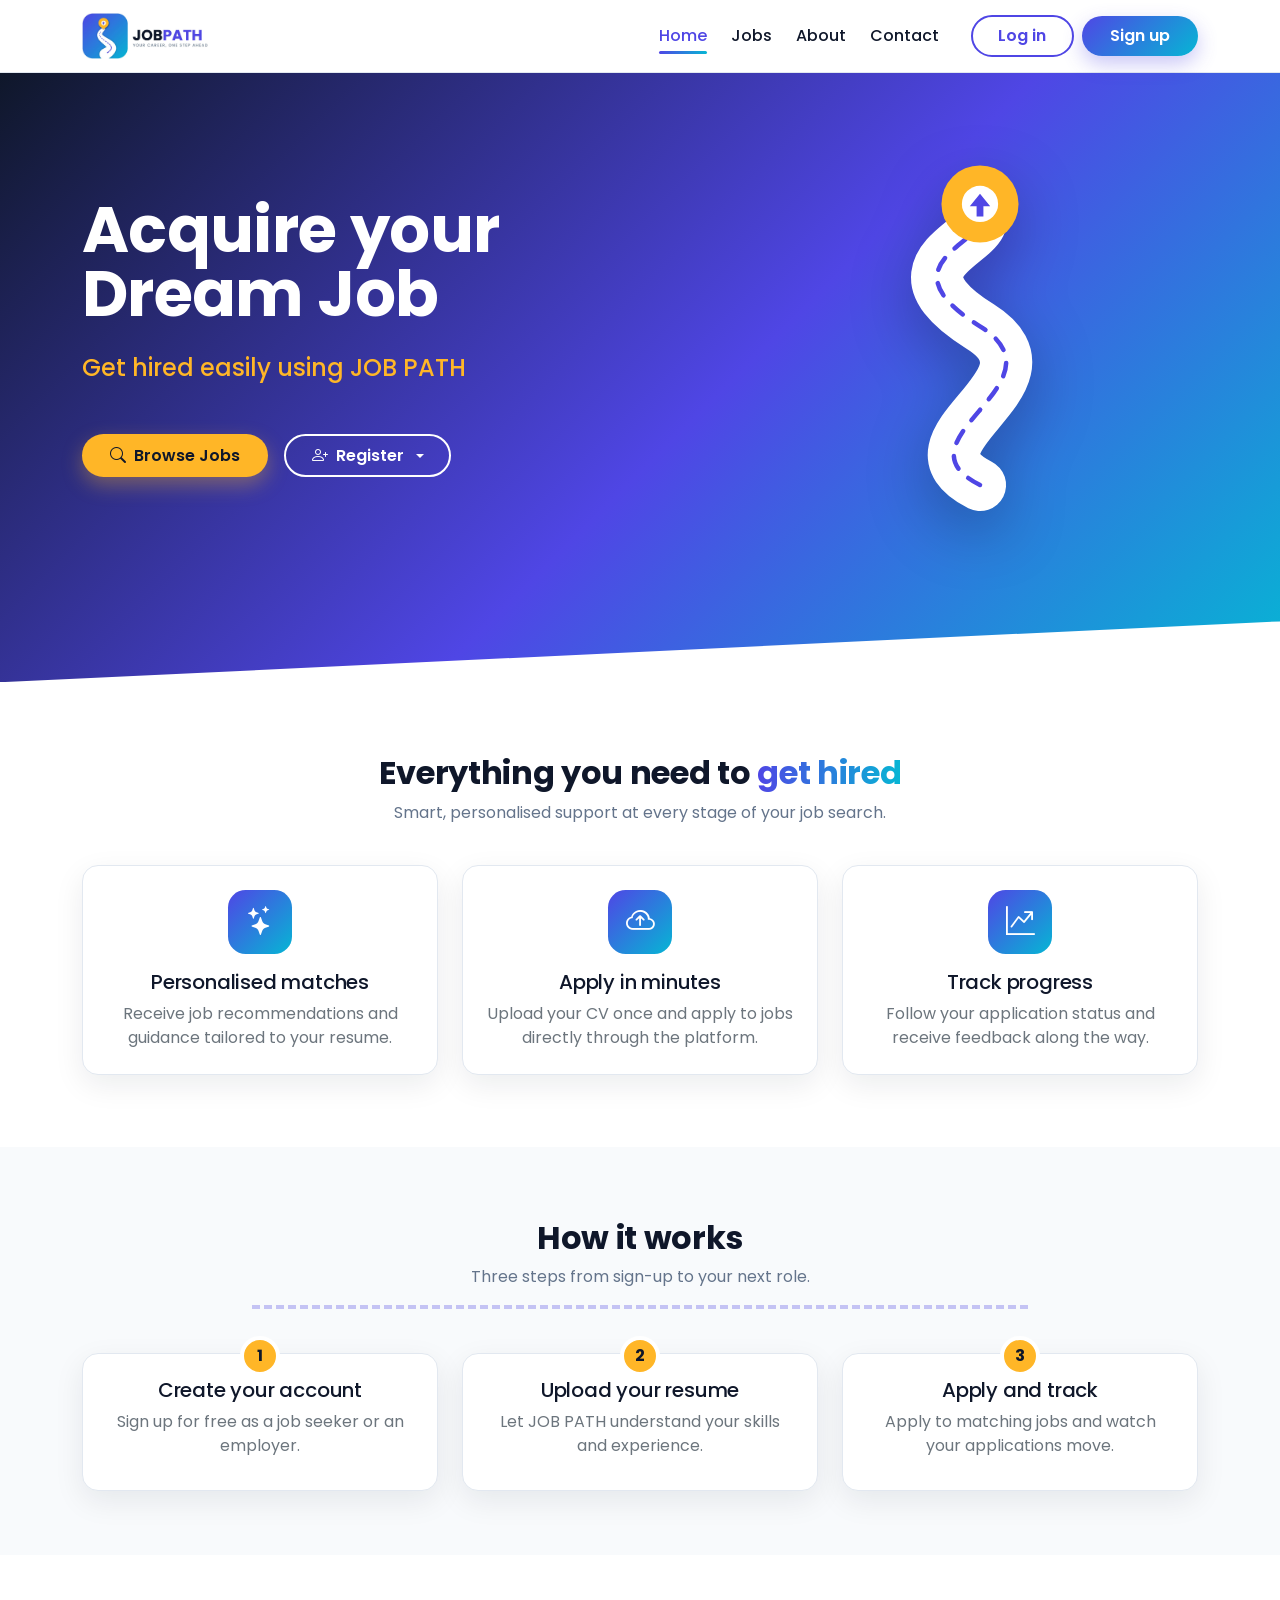
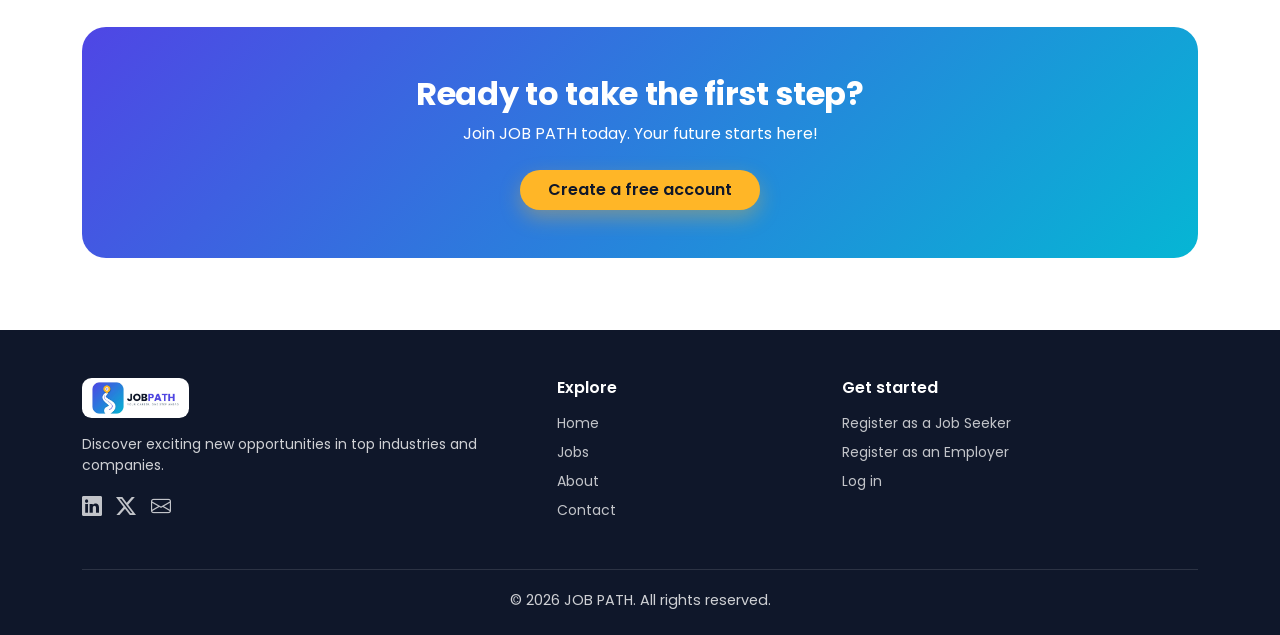
<file: index.html>
<!DOCTYPE html>
<html lang="en">
<head>
  <meta charset="UTF-8">
  <meta name="viewport" content="width=device-width, initial-scale=1">
  <meta name="description" content="JOB PATH is an AI-powered job search platform. Upload your resume, get matched and apply in your browser.">
  <title>Home | JOB PATH</title>
  <link rel="icon" type="image/svg+xml" href="assets/img/favicon.svg">

  <!-- Libraries: Bootstrap 5 + Bootstrap Icons + Poppins font -->
  <link href="https://cdn.jsdelivr.net/npm/bootstrap@5.3.3/dist/css/bootstrap.min.css" rel="stylesheet">
  <link href="https://cdn.jsdelivr.net/npm/bootstrap-icons@1.11.3/font/bootstrap-icons.min.css" rel="stylesheet">
  <link rel="preconnect" href="https://fonts.googleapis.com">
  <link rel="preconnect" href="https://fonts.gstatic.com" crossorigin>
  <link href="https://fonts.googleapis.com/css2?family=Poppins:wght@400;500;600;700;800&display=swap" rel="stylesheet">

  <!-- Our styles (after Bootstrap so they win) -->
  <link rel="stylesheet" href="assets/css/style.css">
  <link rel="stylesheet" href="assets/css/uiverse.css">
</head>
<body data-page="home">

  <div id="site-header"></div>

  <main id="main">
    <!-- HERO -->
    <header class="hero">
      <div class="container py-5">
        <div class="row align-items-center g-5 py-lg-4">
          <div class="col-lg-7">
            <h1 class="display-3 fw-bold lh-1 mb-4">Acquire your<br>Dream Job</h1>
            <p class="lead fs-4 mb-5 hero-tagline">Get hired easily using JOB PATH</p>
            <div class="d-flex flex-column flex-sm-row gap-3">
              <a href="jobs.html" class="uv-btn uv-btn-gold"><i class="bi bi-search"></i>Browse Jobs</a>
              <div class="dropdown">
                <button class="uv-btn-outline light dropdown-toggle w-100" type="button" data-bs-toggle="dropdown" aria-expanded="false">
                  <i class="bi bi-person-plus"></i>Register
                </button>
                <ul class="dropdown-menu shadow border-0 rounded-3 p-2">
                  <li><h6 class="dropdown-header">Register as</h6></li>
                  <li><a class="dropdown-item rounded-2 py-2" href="register.html"><i class="bi bi-person-badge me-2 text-primary"></i>Job Seeker</a></li>
                  <li><a class="dropdown-item rounded-2 py-2" href="register-employer.html"><i class="bi bi-building me-2 text-warning"></i>Employer</a></li>
                </ul>
              </div>
            </div>
          </div>
          <div class="col-lg-5 text-center d-none d-lg-block">
            <!-- Simple road + pin illustration echoing the logo -->
            <svg class="hero-art" viewBox="0 0 300 340" role="img" aria-label="A winding road leading to a location pin">
              <path d="M150 300 C 70 260, 230 210, 150 160 S 140 90, 150 70" fill="none" stroke="#fff" stroke-width="46" stroke-linecap="round"/>
              <path d="M150 300 C 70 260, 230 210, 150 160 S 140 90, 150 70" fill="none" stroke="#4f46e5" stroke-width="4" stroke-dasharray="12 12" stroke-linecap="round"/>
              <circle cx="150" cy="52" r="34" fill="#ffb627"/>
              <circle cx="150" cy="52" r="16" fill="#fff"/>
              <path d="M150 43 l9 11 h-6 v9 h-6 v-9 h-6 z" fill="#4f46e5"/>
            </svg>
          </div>
        </div>
      </div>
    </header>

    <!-- FEATURES -->
    <section class="section" aria-labelledby="features-title">
      <div class="container">
        <h2 id="features-title" class="section-title">Everything you need to <span class="text-gradient">get hired</span></h2>
        <p class="section-intro">Smart, personalised support at every stage of your job search.</p>
        <div class="row g-4">
          <div class="col-md-4 reveal">
            <div class="uv-card text-center">
              <div class="icon-wrap mx-auto mb-3"><i class="bi bi-stars"></i></div>
              <h3 class="h5">Personalised matches</h3>
              <p class="text-secondary mb-0">Receive job recommendations and guidance tailored to your resume.</p>
            </div>
          </div>
          <div class="col-md-4 reveal">
            <div class="uv-card text-center">
              <div class="icon-wrap mx-auto mb-3"><i class="bi bi-cloud-arrow-up"></i></div>
              <h3 class="h5">Apply in minutes</h3>
              <p class="text-secondary mb-0">Upload your CV once and apply to jobs directly through the platform.</p>
            </div>
          </div>
          <div class="col-md-4 reveal">
            <div class="uv-card text-center">
              <div class="icon-wrap mx-auto mb-3"><i class="bi bi-graph-up-arrow"></i></div>
              <h3 class="h5">Track progress</h3>
              <p class="text-secondary mb-0">Follow your application status and receive feedback along the way.</p>
            </div>
          </div>
        </div>
      </div>
    </section>

    <!-- HOW IT WORKS -->
    <section class="section section-alt" aria-labelledby="steps-title">
      <div class="container">
        <h2 id="steps-title" class="section-title">How it works</h2>
        <p class="section-intro">Three steps from sign-up to your next role.</p>
        <div class="row g-4 path-row pt-3">
          <div class="col-md-4 reveal">
            <div class="uv-card text-center pt-4 mt-2"><span class="step-badge">1</span>
              <h3 class="h5">Create your account</h3><p class="text-secondary mb-0">Sign up for free as a job seeker or an employer.</p></div>
          </div>
          <div class="col-md-4 reveal">
            <div class="uv-card text-center pt-4 mt-2"><span class="step-badge">2</span>
              <h3 class="h5">Upload your resume</h3><p class="text-secondary mb-0">Let JOB PATH understand your skills and experience.</p></div>
          </div>
          <div class="col-md-4 reveal">
            <div class="uv-card text-center pt-4 mt-2"><span class="step-badge">3</span>
              <h3 class="h5">Apply and track</h3><p class="text-secondary mb-0">Apply to matching jobs and watch your applications move.</p></div>
          </div>
        </div>
      </div>
    </section>

    <!-- CALL TO ACTION -->
    <section class="section">
      <div class="container">
        <div class="cta-band reveal">
          <h2>Ready to take the first step?</h2>
          <p class="mb-4">Join JOB PATH today. Your future starts here!</p>
          <a href="register.html" class="uv-btn uv-btn-gold">Create a free account</a>
        </div>
      </div>
    </section>
  </main>

  <div id="site-footer"></div>

  <script src="https://cdn.jsdelivr.net/npm/bootstrap@5.3.3/dist/js/bootstrap.bundle.min.js"></script>
  <script src="assets/js/layout.js"></script>
  <script src="assets/js/main.js"></script>
</body>
</html>
</file>
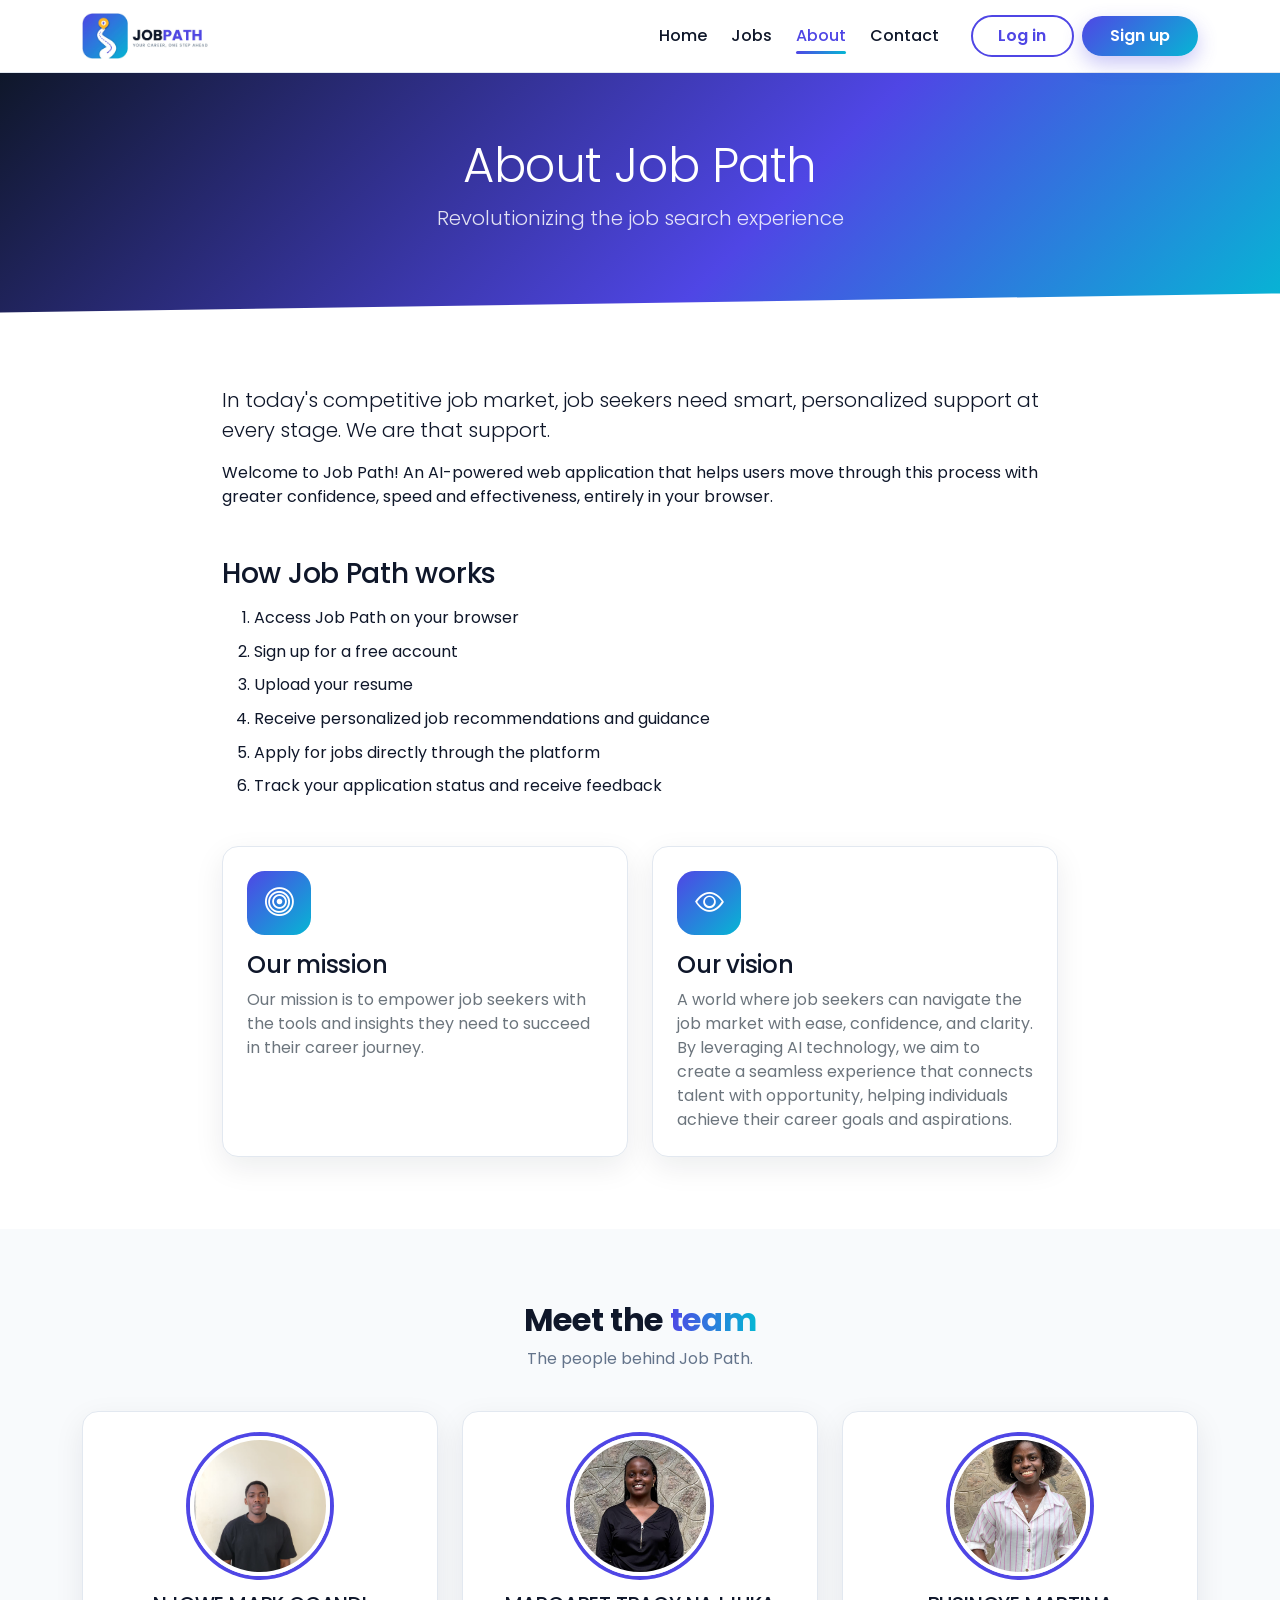
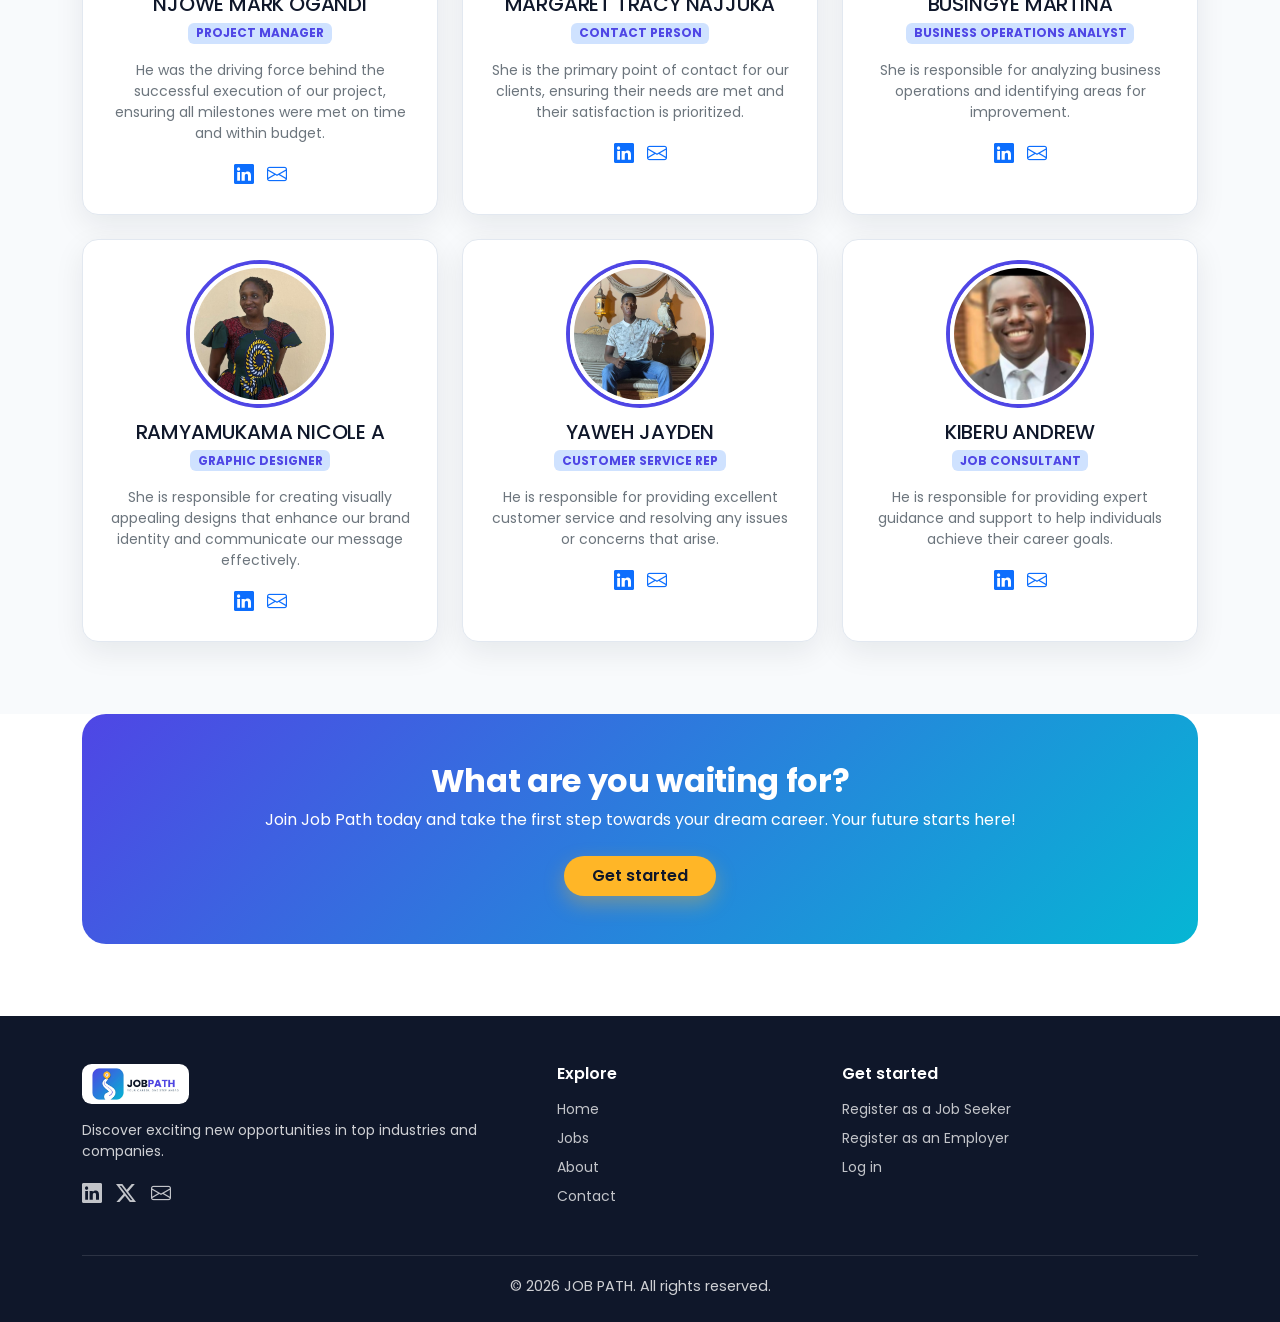
<file: about.html>
<!DOCTYPE html>
<html lang="en">
<head>
  <meta charset="UTF-8">
  <meta name="viewport" content="width=device-width, initial-scale=1">
  <meta name="description" content="Learn how JOB PATH helps job seekers move through the hiring process with confidence, speed and effectiveness.">
  <title>About | JOB PATH</title>
  <link rel="icon" type="image/svg+xml" href="assets/img/favicon.svg">
  <link href="https://cdn.jsdelivr.net/npm/bootstrap@5.3.3/dist/css/bootstrap.min.css" rel="stylesheet">
  <link href="https://cdn.jsdelivr.net/npm/bootstrap-icons@1.11.3/font/bootstrap-icons.min.css" rel="stylesheet">
  <link rel="preconnect" href="https://fonts.googleapis.com">
  <link rel="preconnect" href="https://fonts.gstatic.com" crossorigin>
  <link href="https://fonts.googleapis.com/css2?family=Poppins:wght@400;500;600;700;800&display=swap" rel="stylesheet">
  <link rel="stylesheet" href="assets/css/style.css">
  <link rel="stylesheet" href="assets/css/uiverse.css">
</head>
<body data-page="about">

  <div id="site-header"></div>

  <main id="main">
    <header class="page-hero">
      <div class="container">
        <h1 class="display-5">About Job Path</h1>
        <p class="lead mb-0">Revolutionizing the job search experience</p>
      </div>
    </header>

    <section class="section">
      <div class="container" style="max-width: 860px;">
        <p class="lead">In today's competitive job market, job seekers need smart, personalized support at every stage. We are that support.</p>
        <p>Welcome to Job Path! An AI-powered web application that helps users move through this process with greater confidence, speed and effectiveness, entirely in your browser.</p>

        <h2 class="h3 mt-5 mb-3">How Job Path works</h2>
        <ol class="about-list">
          <li>Access Job Path on your browser</li>
          <li>Sign up for a free account</li>
          <li>Upload your resume</li>
          <li>Receive personalized job recommendations and guidance</li>
          <li>Apply for jobs directly through the platform</li>
          <li>Track your application status and receive feedback</li>
        </ol>

        <div class="row g-4 mt-4">
          <div class="col-md-6 reveal">
            <div class="uv-card">
              <div class="icon-wrap mb-3"><i class="bi bi-bullseye"></i></div>
              <h2 class="h4">Our mission</h2>
              <p class="mb-0 text-secondary">Our mission is to empower job seekers with the tools and insights they need to succeed in their career journey.</p>
            </div>
          </div>
          <div class="col-md-6 reveal">
            <div class="uv-card">
              <div class="icon-wrap mb-3"><i class="bi bi-eye"></i></div>
              <h2 class="h4">Our vision</h2>
              <p class="mb-0 text-secondary">A world where job seekers can navigate the job market with ease, confidence, and clarity. By leveraging AI technology, we aim to create a seamless experience that connects talent with opportunity, helping individuals achieve their career goals and aspirations.</p>
            </div>
          </div>
        </div>
      </div>
    </section>

    <!-- TEAM -->
<section class="section section-alt" aria-labelledby="team-title">
  <div class="container">
    <h2 id="team-title" class="section-title">Meet the <span class="text-gradient">team</span></h2>
    <p class="section-intro">The people behind Job Path.</p>

    <div class="row g-4 justify-content-center">

      <!-- MEMBER ONE -->
      <div class="col-sm-6 col-lg-4 reveal">
        <div class="uv-card text-center">
          <img src="assets/img/TEAM/MARK.jpeg" alt="Photo of Member Name" class="team-photo mb-3">
          <h3 class="h5 mb-1">NJOWE MARK OGANDI</h3>
          <span class="badge bg-primary-subtle text-primary mb-3">PROJECT MANAGER</span>
          <p class="text-secondary small mb-3">He was the driving force behind the successful execution of our project, ensuring all milestones were met on time and within budget.</p>
          <div class="fs-5">
            <a href="#" class="me-2" aria-label="Member Name on LinkedIn"><i class="bi bi-linkedin"></i></a>
            <a href="mailto:name@example.com" aria-label="Email Member Name"><i class="bi bi-envelope"></i></a>
          </div>
        </div>
      </div>
      <!-- END MEMBER -->

     <!-- MEMBER TWO -->
      <div class="col-sm-6 col-lg-4 reveal">
        <div class="uv-card text-center">
          <img src="assets/img/TEAM/WhatsApp Image 2026-11-06 at 1.47.22 PM.jpeg" alt="Photo of Member Name" class="team-photo mb-3">
          <h3 class="h5 mb-1">MARGARET TRACY NAJJUKA</h3>
          <span class="badge bg-primary-subtle text-primary mb-3">CONTACT PERSON</span>
          <p class="text-secondary small mb-3">She is the primary point of contact for our clients, ensuring their needs are met and their satisfaction is prioritized.</p>
          <div class="fs-5">
            <a href="#" class="me-2" aria-label="Member Name on LinkedIn"><i class="bi bi-linkedin"></i></a>
            <a href="mailto:name@example.com" aria-label="Email Member Name"><i class="bi bi-envelope"></i></a>
          </div>
        </div>
      </div>
      <!-- END MEMBER -->

     <!-- MEMBER THREE -->
      <div class="col-sm-6 col-lg-4 reveal">
        <div class="uv-card text-center">
          <img src="assets/img/TEAM/WhatsApp Image 2026-11-06 at 1.51.54 PM.jpeg" alt="Photo of Member Name" class="team-photo mb-3">
          <h3 class="h5 mb-1">BUSINGYE MARTINA</h3>
          <span class="badge bg-primary-subtle text-primary mb-3">BUSINESS OPERATIONS ANALYST</span>
          <p class="text-secondary small mb-3">She is responsible for analyzing business operations and identifying areas for improvement.</p>
          <div class="fs-5">
            <a href="#" class="me-2" aria-label="Member Name on LinkedIn"><i class="bi bi-linkedin"></i></a>
            <a href="mailto:name@example.com" aria-label="Email Member Name"><i class="bi bi-envelope"></i></a>
          </div>
        </div>
      </div>
      <!-- END MEMBER -->

     <!-- MEMBER FOUR -->
      <div class="col-sm-6 col-lg-4 reveal">
        <div class="uv-card text-center">
          <img src="assets/img/TEAM/WhatsApp Image 2026-11-06 at 8.35.37 PM.jpeg" alt="Photo of Member Name" class="team-photo mb-3">
          <h3 class="h5 mb-1">RAMYAMUKAMA NICOLE A</h3>
          <span class="badge bg-primary-subtle text-primary mb-3">GRAPHIC DESIGNER</span>
          <p class="text-secondary small mb-3">She is responsible for creating visually appealing designs that enhance our brand identity and communicate our message effectively.</p>
          <div class="fs-5">
            <a href="#" class="me-2" aria-label="Member Name on LinkedIn"><i class="bi bi-linkedin"></i></a>
            <a href="mailto:name@example.com" aria-label="Email Member Name"><i class="bi bi-envelope"></i></a>
          </div>
        </div>
      </div>
      <!-- END MEMBER -->      

     <!-- MEMBER FIVE -->
      <div class="col-sm-6 col-lg-4 reveal">
        <div class="uv-card text-center">
          <img src="assets/img/TEAM/WhatsApp Image 2026-11-06 at 2.14.51 PM.jpeg" alt="Photo of Member Name" class="team-photo mb-3">
          <h3 class="h5 mb-1">YAWEH JAYDEN</h3>
          <span class="badge bg-primary-subtle text-primary mb-3">CUSTOMER SERVICE REP</span>
          <p class="text-secondary small mb-3">He is responsible for providing excellent customer service and resolving any issues or concerns that arise.</p>
          <div class="fs-5">
            <a href="#" class="me-2" aria-label="Member Name on LinkedIn"><i class="bi bi-linkedin"></i></a>
            <a href="mailto:name@example.com" aria-label="Email Member Name"><i class="bi bi-envelope"></i></a>
          </div>
        </div>
      </div>
      <!-- END MEMBER --> 
       
     <!-- MEMBER SIX -->
      <div class="col-sm-6 col-lg-4 reveal">
        <div class="uv-card text-center">
          <img src="assets/img/TEAM/WhatsApp Image 2026-11-06 at 10.26.27 PM.jpeg" alt="Photo of Member Name" class="team-photo mb-3">
          <h3 class="h5 mb-1">KIBERU ANDREW</h3>
          <span class="badge bg-primary-subtle text-primary mb-3">JOB CONSULTANT</span>
          <p class="text-secondary small mb-3">He is responsible for providing expert guidance and support to help individuals achieve their career goals.</p>
          <div class="fs-5">
            <a href="#" class="me-2" aria-label="Member Name on LinkedIn"><i class="bi bi-linkedin"></i></a>
            <a href="mailto:name@example.com" aria-label="Email Member Name"><i class="bi bi-envelope"></i></a>
          </div>
        </div>
      </div>
      <!-- END MEMBER --> 
    </div>
  </div>
</section>


    <section class="section pt-0">
      <div class="container">
        <div class="cta-band reveal">
          <h2>What are you waiting for?</h2>
          <p class="mb-4">Join Job Path today and take the first step towards your dream career. Your future starts here!</p>
          <a href="register.html" class="uv-btn uv-btn-gold">Get started</a>
        </div>
      </div>
    </section>
  </main>

  <div id="site-footer"></div>

  <script src="https://cdn.jsdelivr.net/npm/bootstrap@5.3.3/dist/js/bootstrap.bundle.min.js"></script>
  <script src="assets/js/layout.js"></script>
  <script src="assets/js/main.js"></script>
</body>
</html>
</file>
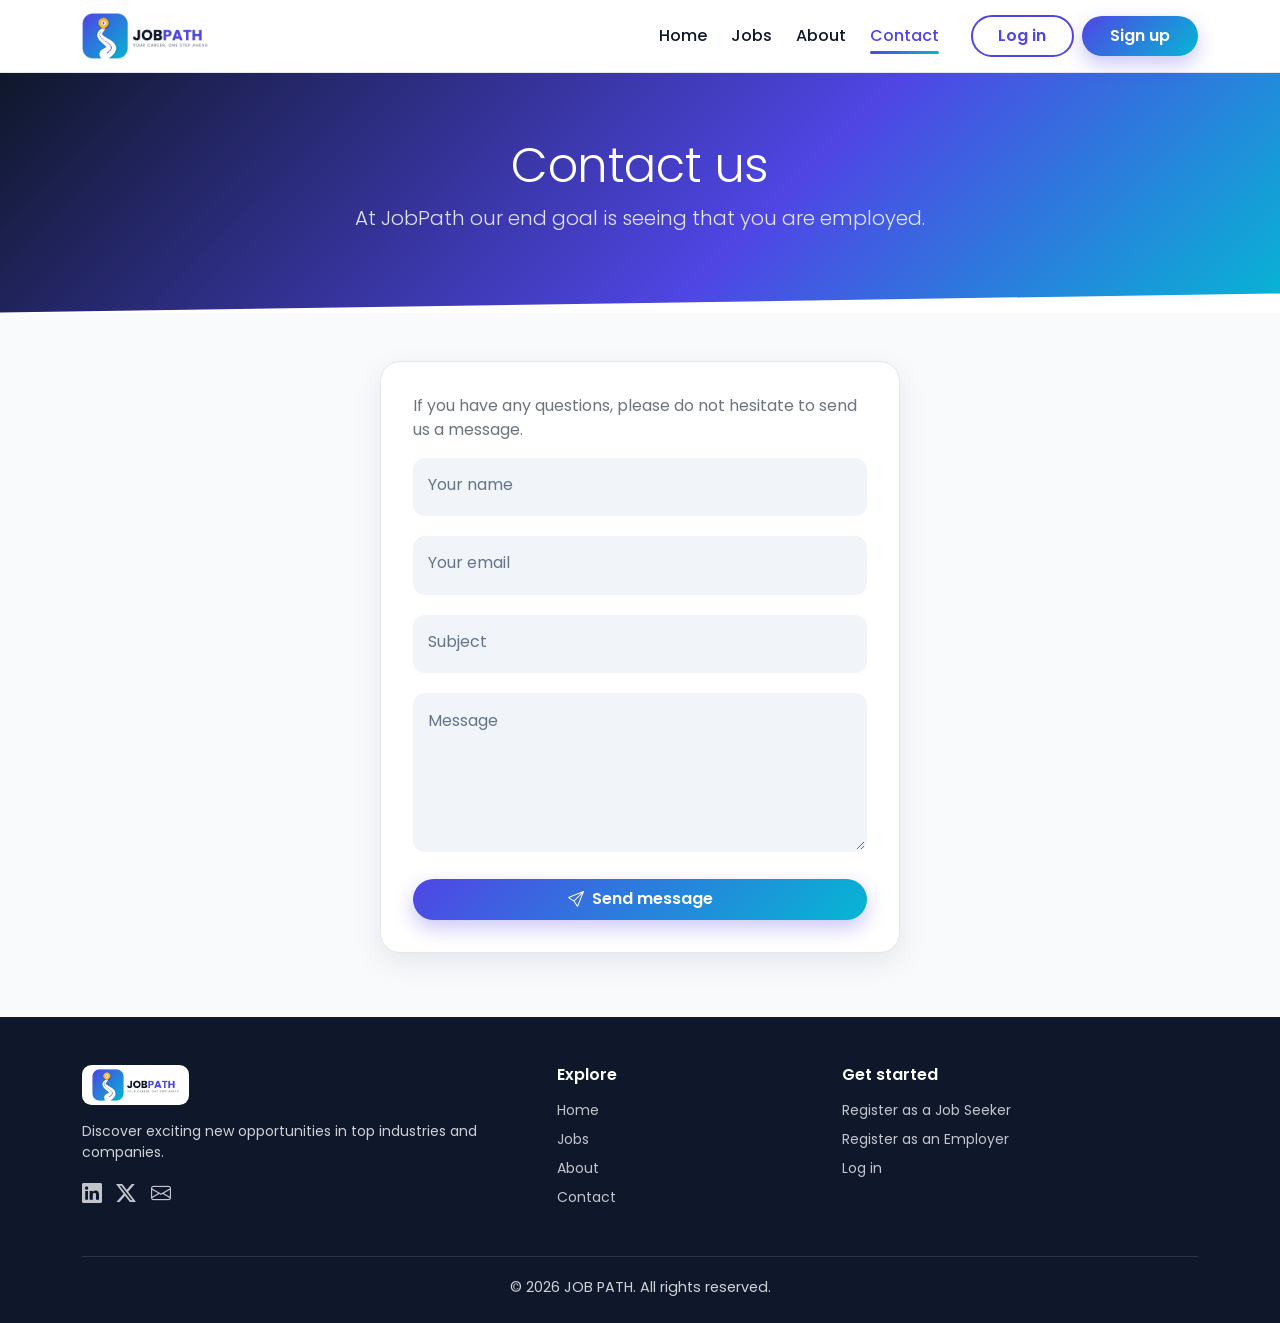
<file: contact.html>
<!DOCTYPE html>
<html lang="en">
<head>
  <meta charset="UTF-8">
  <meta name="viewport" content="width=device-width, initial-scale=1">
  <meta name="description" content="Contact the JOB PATH team. Send us a message and we will get back to you.">
  <title>Contact | JOB PATH</title>
  <link rel="icon" type="image/svg+xml" href="assets/img/favicon.svg">
  <link href="https://cdn.jsdelivr.net/npm/bootstrap@5.3.3/dist/css/bootstrap.min.css" rel="stylesheet">
  <link href="https://cdn.jsdelivr.net/npm/bootstrap-icons@1.11.3/font/bootstrap-icons.min.css" rel="stylesheet">
  <link rel="preconnect" href="https://fonts.googleapis.com">
  <link rel="preconnect" href="https://fonts.gstatic.com" crossorigin>
  <link href="https://fonts.googleapis.com/css2?family=Poppins:wght@400;500;600;700;800&display=swap" rel="stylesheet">
  <link rel="stylesheet" href="assets/css/style.css">
  <link rel="stylesheet" href="assets/css/uiverse.css">
</head>
<body data-page="contact">

  <div id="site-header"></div>

  <main id="main">
    <header class="page-hero">
      <div class="container">
        <h1 class="display-5">Contact us</h1>
        <p class="lead mb-0">At JobPath our end goal is seeing that you are employed.</p>
      </div>
    </header>

    <section class="auth-wrap">
      <div class="auth-card">
        <p class="text-secondary">If you have any questions, please do not hesitate to send us a message.</p>
        <form class="needs-validation" novalidate data-success="Thanks! Your message has been sent.">
          <div class="uv-field">
            <input type="text" id="cName" name="name" placeholder=" " autocomplete="name" required>
            <label for="cName">Your name</label>
            <span class="invalid-msg">Please enter your name.</span>
          </div>
          <div class="uv-field">
            <input type="email" id="cEmail" name="email" placeholder=" " autocomplete="email" required>
            <label for="cEmail">Your email</label>
            <span class="invalid-msg">Please enter a valid email address.</span>
          </div>
          <div class="uv-field">
            <input type="text" id="cSubject" name="subject" placeholder=" " required>
            <label for="cSubject">Subject</label>
            <span class="invalid-msg">Please add a subject.</span>
          </div>
          <div class="uv-field">
            <textarea id="cMessage" name="message" placeholder=" " rows="5" minlength="10" required></textarea>
            <label for="cMessage">Message</label>
            <span class="invalid-msg">Please write at least 10 characters.</span>
          </div>
          <button type="submit" class="uv-btn uv-btn-block"><i class="bi bi-send"></i>Send message</button>
        </form>
      </div>
    </section>
  </main>

  <div id="site-footer"></div>

  <script src="https://cdn.jsdelivr.net/npm/bootstrap@5.3.3/dist/js/bootstrap.bundle.min.js"></script>
  <script src="assets/js/layout.js"></script>
  <script src="assets/js/main.js"></script>
</body>
</html>
</file>
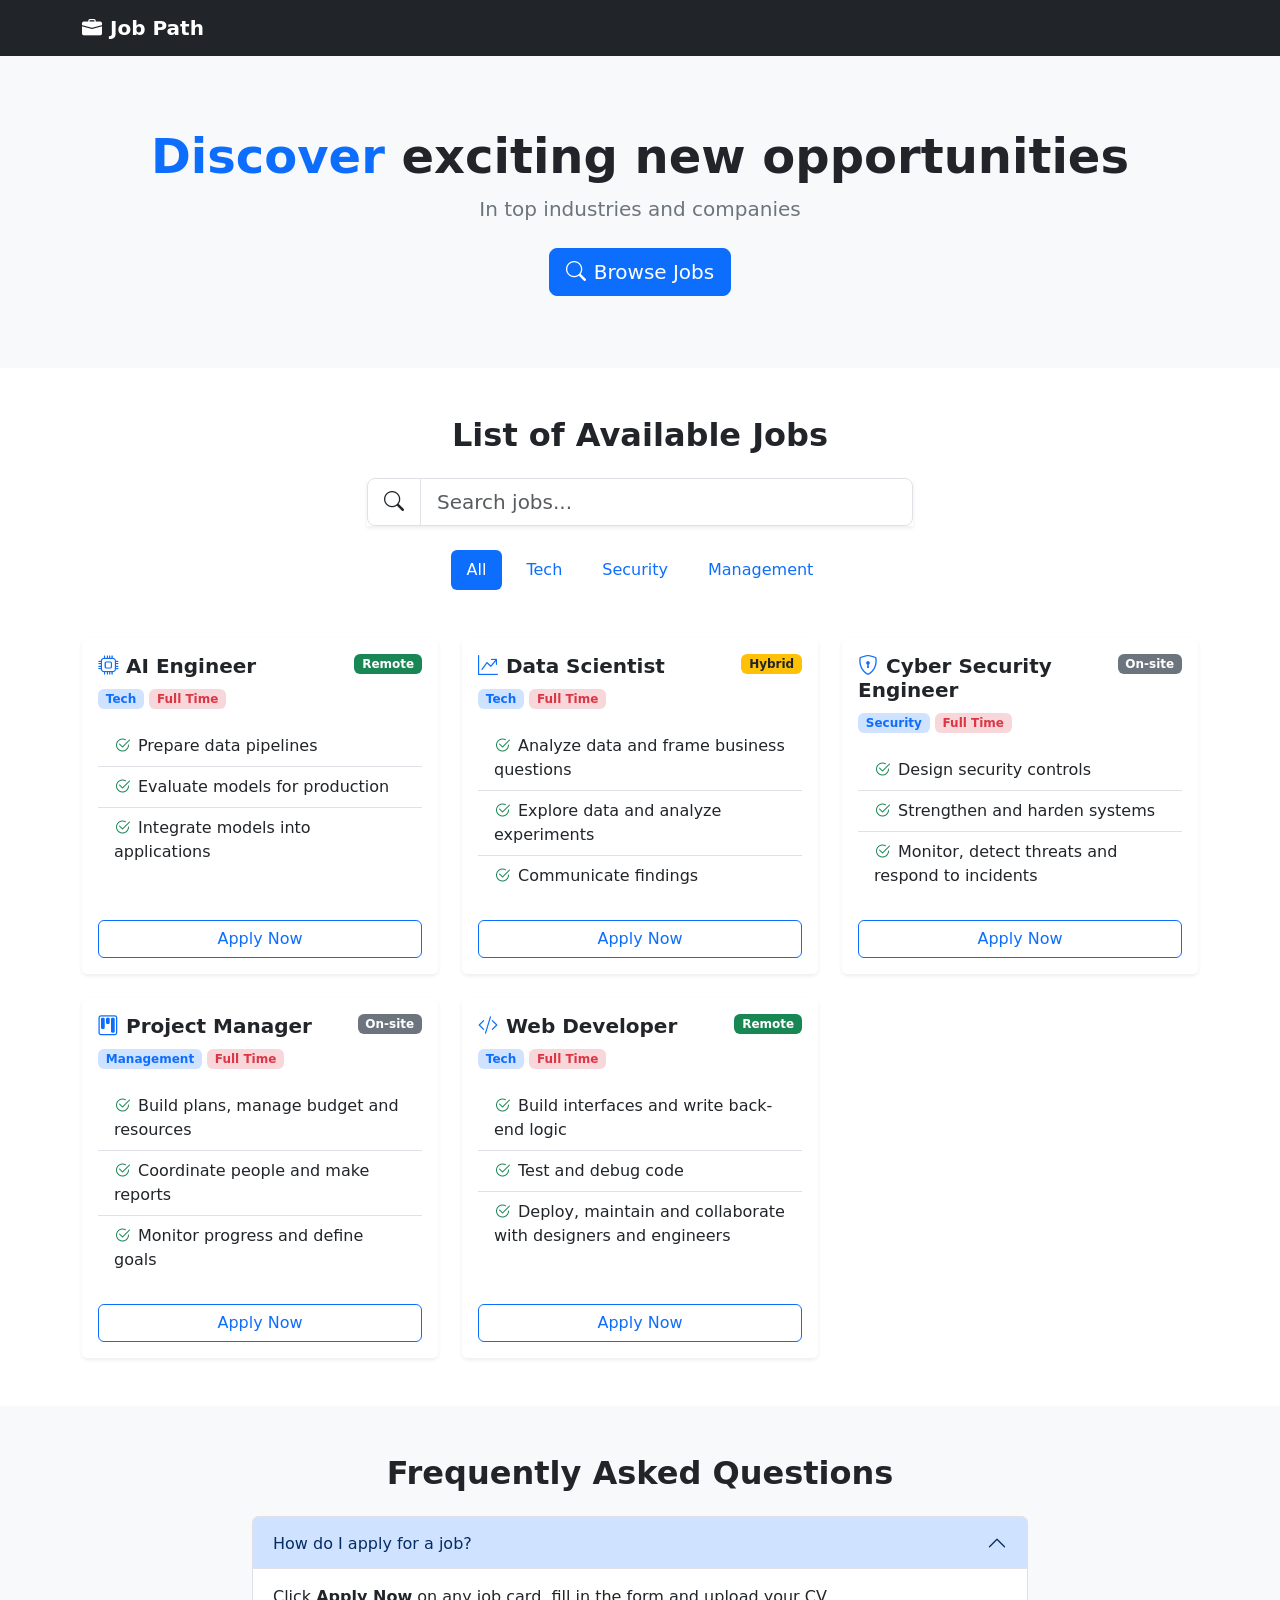
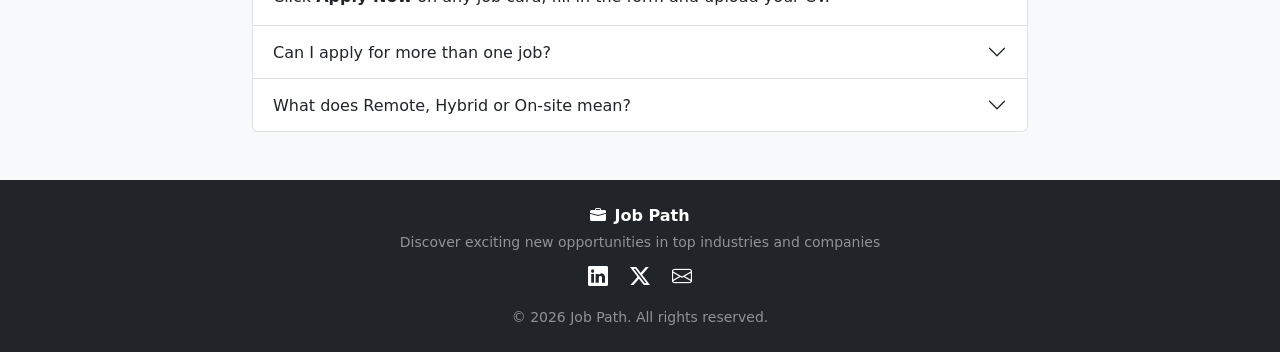
<file: jobs-full-1.html>
<!DOCTYPE html>
<html lang="en">
<head>
  <meta charset="UTF-8">
  <meta name="viewport" content="width=device-width, initial-scale=1">
  <title>Latest Jobs and Openings</title>

  <!-- Bootstrap CSS -->
  <link href="https://cdn.jsdelivr.net/npm/bootstrap@5.3.3/dist/css/bootstrap.min.css" rel="stylesheet">
  <!-- Bootstrap Icons -->
  <link href="https://cdn.jsdelivr.net/npm/bootstrap-icons@1.11.3/font/bootstrap-icons.min.css" rel="stylesheet">
</head>
<body>

  <!-- ================= NAVBAR ================= -->
  <nav class="navbar navbar-expand-lg bg-dark navbar-dark sticky-top">
    <div class="container">
      <a class="navbar-brand fw-bold" href="#">
        <i class="bi bi-briefcase-fill me-2"></i>Job Path
      </a>
    </div>
  </nav>

  <!-- ================= HERO ================= -->
  <header id="top" class="bg-light text-center py-5">
    <div class="container py-4">
      <h1 class="display-5 fw-bold">
        <span class="text-primary">Discover</span> exciting new opportunities
      </h1>
      <p class="lead text-secondary mx-auto" style="max-width: 600px;">
        In top industries and companies
      </p>
      <a href="#jobs" class="btn btn-primary btn-lg mt-2">
        <i class="bi bi-search me-2"></i>Browse Jobs
      </a>
    </div>
  </header>

  <!-- ================= JOBS ================= -->
  <section id="jobs" class="container py-5">
    <h2 class="fw-bold text-center mb-4">List of Available Jobs</h2>

    <!-- Search bar -->
    <div class="row justify-content-center mb-4">
      <div class="col-md-6">
        <div class="input-group input-group-lg shadow-sm">
          <span class="input-group-text bg-white"><i class="bi bi-search"></i></span>
          <input type="text" id="searchInput" class="form-control" placeholder="Search jobs...">
        </div>
      </div>
    </div>

    <!-- Category pills -->
    <ul class="nav nav-pills justify-content-center gap-2 mb-5" id="filterPills">
      <li class="nav-item"><button class="nav-link active" data-filter="all">All</button></li>
      <li class="nav-item"><button class="nav-link" data-filter="tech">Tech</button></li>
      <li class="nav-item"><button class="nav-link" data-filter="security">Security</button></li>
      <li class="nav-item"><button class="nav-link" data-filter="management">Management</button></li>
    </ul>

    <!-- Job cards -->
    <div class="row g-4" id="jobGrid">

      <!-- AI Engineer -->
      <div class="col-lg-4 col-md-6 job-item" data-category="tech">
        <div class="card h-100 border-0 shadow-sm">
          <div class="card-body">
            <div class="d-flex justify-content-between align-items-start mb-2">
              <h5 class="card-title fw-bold mb-0">
                <i class="bi bi-cpu text-primary me-2"></i>AI Engineer
              </h5>
              <span class="badge bg-success" data-bs-toggle="tooltip" title="Work from anywhere">Remote</span>
            </div>
            <div class="mb-3">
              <span class="badge bg-primary-subtle text-primary">Tech</span>
              <span class="badge bg-danger-subtle text-danger">Full Time</span>
            </div>
            <ul class="list-group list-group-flush">
              <li class="list-group-item"><i class="bi bi-check2-circle text-success me-2"></i>Prepare data pipelines</li>
              <li class="list-group-item"><i class="bi bi-check2-circle text-success me-2"></i>Evaluate models for production</li>
              <li class="list-group-item"><i class="bi bi-check2-circle text-success me-2"></i>Integrate models into applications</li>
            </ul>
          </div>
          <div class="card-footer bg-white border-0 pb-3">
            <button class="btn btn-outline-primary w-100" data-bs-toggle="modal" data-bs-target="#applyModal" data-job="AI Engineer">
              Apply Now
            </button>
          </div>
        </div>
      </div>

      <!-- Data Scientist -->
      <div class="col-lg-4 col-md-6 job-item" data-category="tech">
        <div class="card h-100 border-0 shadow-sm">
          <div class="card-body">
            <div class="d-flex justify-content-between align-items-start mb-2">
              <h5 class="card-title fw-bold mb-0">
                <i class="bi bi-graph-up-arrow text-primary me-2"></i>Data Scientist
              </h5>
              <span class="badge bg-warning text-dark" data-bs-toggle="tooltip" title="Part remote, part on-site">Hybrid</span>
            </div>
            <div class="mb-3">
              <span class="badge bg-primary-subtle text-primary">Tech</span>
              <span class="badge bg-danger-subtle text-danger">Full Time</span>
            </div>
            <ul class="list-group list-group-flush">
              <li class="list-group-item"><i class="bi bi-check2-circle text-success me-2"></i>Analyze data and frame business questions</li>
              <li class="list-group-item"><i class="bi bi-check2-circle text-success me-2"></i>Explore data and analyze experiments</li>
              <li class="list-group-item"><i class="bi bi-check2-circle text-success me-2"></i>Communicate findings</li>
            </ul>
          </div>
          <div class="card-footer bg-white border-0 pb-3">
            <button class="btn btn-outline-primary w-100" data-bs-toggle="modal" data-bs-target="#applyModal" data-job="Data Scientist">
              Apply Now
            </button>
          </div>
        </div>
      </div>

      <!-- Cyber Security Engineer -->
      <div class="col-lg-4 col-md-6 job-item" data-category="security">
        <div class="card h-100 border-0 shadow-sm">
          <div class="card-body">
            <div class="d-flex justify-content-between align-items-start mb-2">
              <h5 class="card-title fw-bold mb-0">
                <i class="bi bi-shield-lock text-primary me-2"></i>Cyber Security Engineer
              </h5>
              <span class="badge bg-secondary" data-bs-toggle="tooltip" title="Office based">On-site</span>
            </div>
            <div class="mb-3">
              <span class="badge bg-primary-subtle text-primary">Security</span>
              <span class="badge bg-danger-subtle text-danger">Full Time</span>
            </div>
            <ul class="list-group list-group-flush">
              <li class="list-group-item"><i class="bi bi-check2-circle text-success me-2"></i>Design security controls</li>
              <li class="list-group-item"><i class="bi bi-check2-circle text-success me-2"></i>Strengthen and harden systems</li>
              <li class="list-group-item"><i class="bi bi-check2-circle text-success me-2"></i>Monitor, detect threats and respond to incidents</li>
            </ul>
          </div>
          <div class="card-footer bg-white border-0 pb-3">
            <button class="btn btn-outline-primary w-100" data-bs-toggle="modal" data-bs-target="#applyModal" data-job="Cyber Security Engineer">
              Apply Now
            </button>
          </div>
        </div>
      </div>

      <!-- Project Manager -->
      <div class="col-lg-4 col-md-6 job-item" data-category="management">
        <div class="card h-100 border-0 shadow-sm">
          <div class="card-body">
            <div class="d-flex justify-content-between align-items-start mb-2">
              <h5 class="card-title fw-bold mb-0">
                <i class="bi bi-kanban text-primary me-2"></i>Project Manager
              </h5>
              <span class="badge bg-secondary" data-bs-toggle="tooltip" title="Office based">On-site</span>
            </div>
            <div class="mb-3">
              <span class="badge bg-primary-subtle text-primary">Management</span>
              <span class="badge bg-danger-subtle text-danger">Full Time</span>
            </div>
            <ul class="list-group list-group-flush">
              <li class="list-group-item"><i class="bi bi-check2-circle text-success me-2"></i>Build plans, manage budget and resources</li>
              <li class="list-group-item"><i class="bi bi-check2-circle text-success me-2"></i>Coordinate people and make reports</li>
              <li class="list-group-item"><i class="bi bi-check2-circle text-success me-2"></i>Monitor progress and define goals</li>
            </ul>
          </div>
          <div class="card-footer bg-white border-0 pb-3">
            <button class="btn btn-outline-primary w-100" data-bs-toggle="modal" data-bs-target="#applyModal" data-job="Project Manager">
              Apply Now
            </button>
          </div>
        </div>
      </div>

      <!-- Web Developer -->
      <div class="col-lg-4 col-md-6 job-item" data-category="tech">
        <div class="card h-100 border-0 shadow-sm">
          <div class="card-body">
            <div class="d-flex justify-content-between align-items-start mb-2">
              <h5 class="card-title fw-bold mb-0">
                <i class="bi bi-code-slash text-primary me-2"></i>Web Developer
              </h5>
              <span class="badge bg-success" data-bs-toggle="tooltip" title="Work from anywhere">Remote</span>
            </div>
            <div class="mb-3">
              <span class="badge bg-primary-subtle text-primary">Tech</span>
              <span class="badge bg-danger-subtle text-danger">Full Time</span>
            </div>
            <ul class="list-group list-group-flush">
              <li class="list-group-item"><i class="bi bi-check2-circle text-success me-2"></i>Build interfaces and write back-end logic</li>
              <li class="list-group-item"><i class="bi bi-check2-circle text-success me-2"></i>Test and debug code</li>
              <li class="list-group-item"><i class="bi bi-check2-circle text-success me-2"></i>Deploy, maintain and collaborate with designers and engineers</li>
            </ul>
          </div>
          <div class="card-footer bg-white border-0 pb-3">
            <button class="btn btn-outline-primary w-100" data-bs-toggle="modal" data-bs-target="#applyModal" data-job="Web Developer">
              Apply Now
            </button>
          </div>
        </div>
      </div>

    </div>

    <!-- Shown when no job matches -->
    <div id="noResults" class="alert alert-warning text-center mt-4 d-none">
      <i class="bi bi-exclamation-circle me-2"></i>No jobs match your search.
    </div>
  </section>

  <!-- ================= FAQ ACCORDION ================= -->
  <section id="faq" class="bg-light py-5">
    <div class="container" style="max-width: 800px;">
      <h2 class="fw-bold text-center mb-4">Frequently Asked Questions</h2>
      <div class="accordion" id="faqAccordion">

        <div class="accordion-item">
          <h2 class="accordion-header">
            <button class="accordion-button" type="button" data-bs-toggle="collapse" data-bs-target="#faq1">
              How do I apply for a job?
            </button>
          </h2>
          <div id="faq1" class="accordion-collapse collapse show" data-bs-parent="#faqAccordion">
            <div class="accordion-body">
              Click <strong>Apply Now</strong> on any job card, fill in the form and upload your CV.
            </div>
          </div>
        </div>

        <div class="accordion-item">
          <h2 class="accordion-header">
            <button class="accordion-button collapsed" type="button" data-bs-toggle="collapse" data-bs-target="#faq2">
              Can I apply for more than one job?
            </button>
          </h2>
          <div id="faq2" class="accordion-collapse collapse" data-bs-parent="#faqAccordion">
            <div class="accordion-body">
              Yes. You can submit a separate application for each role you are interested in.
            </div>
          </div>
        </div>

        <div class="accordion-item">
          <h2 class="accordion-header">
            <button class="accordion-button collapsed" type="button" data-bs-toggle="collapse" data-bs-target="#faq3">
              What does Remote, Hybrid or On-site mean?
            </button>
          </h2>
          <div id="faq3" class="accordion-collapse collapse" data-bs-parent="#faqAccordion">
            <div class="accordion-body">
              Remote means you work from anywhere, Hybrid is a mix of home and office, and On-site means you work from the office.
            </div>
          </div>
        </div>

      </div>
    </div>
  </section>

  <!-- ================= FOOTER ================= -->
  <footer id="contact" class="bg-dark text-white text-center py-4">
    <div class="container">
      <p class="mb-1 fw-semibold"><i class="bi bi-briefcase-fill me-2"></i>Job Path</p>
      <p class="mb-2 small text-white-50">Discover exciting new opportunities in top industries and companies</p>
      <div class="fs-5">
        <a href="#" class="text-white me-3"><i class="bi bi-linkedin"></i></a>
        <a href="#" class="text-white me-3"><i class="bi bi-twitter-x"></i></a>
        <a href="mailto:info@jobpath.example" class="text-white"><i class="bi bi-envelope"></i></a>
      </div>
      <p class="small text-white-50 mt-3 mb-0">&copy; 2026 Job Path. All rights reserved.</p>
    </div>
  </footer>

  <!-- ================= APPLY MODAL ================= -->
  <div class="modal fade" id="applyModal" tabindex="-1" aria-hidden="true">
    <div class="modal-dialog modal-dialog-centered">
      <div class="modal-content">
        <form id="applyForm">
          <div class="modal-header">
            <h5 class="modal-title">Apply for <span id="modalJobTitle" class="text-primary"></span></h5>
            <button type="button" class="btn-close" data-bs-dismiss="modal"></button>
          </div>
          <div class="modal-body">
            <div class="mb-3">
              <label class="form-label">Full name</label>
              <input type="text" class="form-control" required>
            </div>
            <div class="mb-3">
              <label class="form-label">Email</label>
              <input type="email" class="form-control" required>
            </div>
            <div class="mb-3">
              <label class="form-label">Position</label>
              <select class="form-select" id="jobSelect" required>
                <option>AI Engineer</option>
                <option>Data Scientist</option>
                <option>Cyber Security Engineer</option>
                <option>Project Manager</option>
                <option>Web Developer</option>
              </select>
            </div>
            <div class="mb-3">
              <label class="form-label">Upload CV</label>
              <input type="file" class="form-control" accept=".pdf,.doc,.docx" required>
            </div>
            <div class="mb-3">
              <label class="form-label">Cover letter (optional)</label>
              <textarea class="form-control" rows="3"></textarea>
            </div>
          </div>
          <div class="modal-footer">
            <button type="button" class="btn btn-secondary" data-bs-dismiss="modal">Cancel</button>
            <button type="submit" class="btn btn-primary">Submit Application</button>
          </div>
        </form>
      </div>
    </div>
  </div>

  <!-- ================= SUCCESS TOAST ================= -->
  <div class="toast-container position-fixed bottom-0 end-0 p-3">
    <div id="successToast" class="toast text-bg-success border-0" role="alert">
      <div class="d-flex">
        <div class="toast-body">
          <i class="bi bi-check-circle me-2"></i>Application submitted successfully!
        </div>
        <button type="button" class="btn-close btn-close-white me-2 m-auto" data-bs-dismiss="toast"></button>
      </div>
    </div>
  </div>

  <!-- Bootstrap JS -->
  <script src="https://cdn.jsdelivr.net/npm/bootstrap@5.3.3/dist/js/bootstrap.bundle.min.js"></script>

  <script>
    // Enable tooltips
    document.querySelectorAll('[data-bs-toggle="tooltip"]').forEach(el => new bootstrap.Tooltip(el));

    // Search + category filter
    const items = document.querySelectorAll('.job-item');
    const searchInput = document.getElementById('searchInput');
    const noResults = document.getElementById('noResults');
    let activeFilter = 'all';

    function applyFilters() {
      const query = searchInput.value.toLowerCase();
      let visible = 0;
      items.forEach(item => {
        const matchesCategory = activeFilter === 'all' || item.dataset.category === activeFilter;
        const matchesSearch = item.textContent.toLowerCase().includes(query);
        const show = matchesCategory && matchesSearch;
        item.classList.toggle('d-none', !show);
        if (show) visible++;
      });
      noResults.classList.toggle('d-none', visible > 0);
    }

    searchInput.addEventListener('input', applyFilters);

    document.querySelectorAll('#filterPills .nav-link').forEach(btn => {
      btn.addEventListener('click', () => {
        document.querySelectorAll('#filterPills .nav-link').forEach(b => b.classList.remove('active'));
        btn.classList.add('active');
        activeFilter = btn.dataset.filter;
        applyFilters();
      });
    });

    // Fill the modal with the job that was clicked
    const applyModal = document.getElementById('applyModal');
    applyModal.addEventListener('show.bs.modal', event => {
      const job = event.relatedTarget.dataset.job;
      document.getElementById('modalJobTitle').textContent = job;
      document.getElementById('jobSelect').value = job;
    });

    // Submit: close modal and show toast
    document.getElementById('applyForm').addEventListener('submit', e => {
      e.preventDefault();
      bootstrap.Modal.getInstance(applyModal).hide();
      e.target.reset();
      new bootstrap.Toast(document.getElementById('successToast')).show();
    });
  </script>
</body>
</html>
</file>
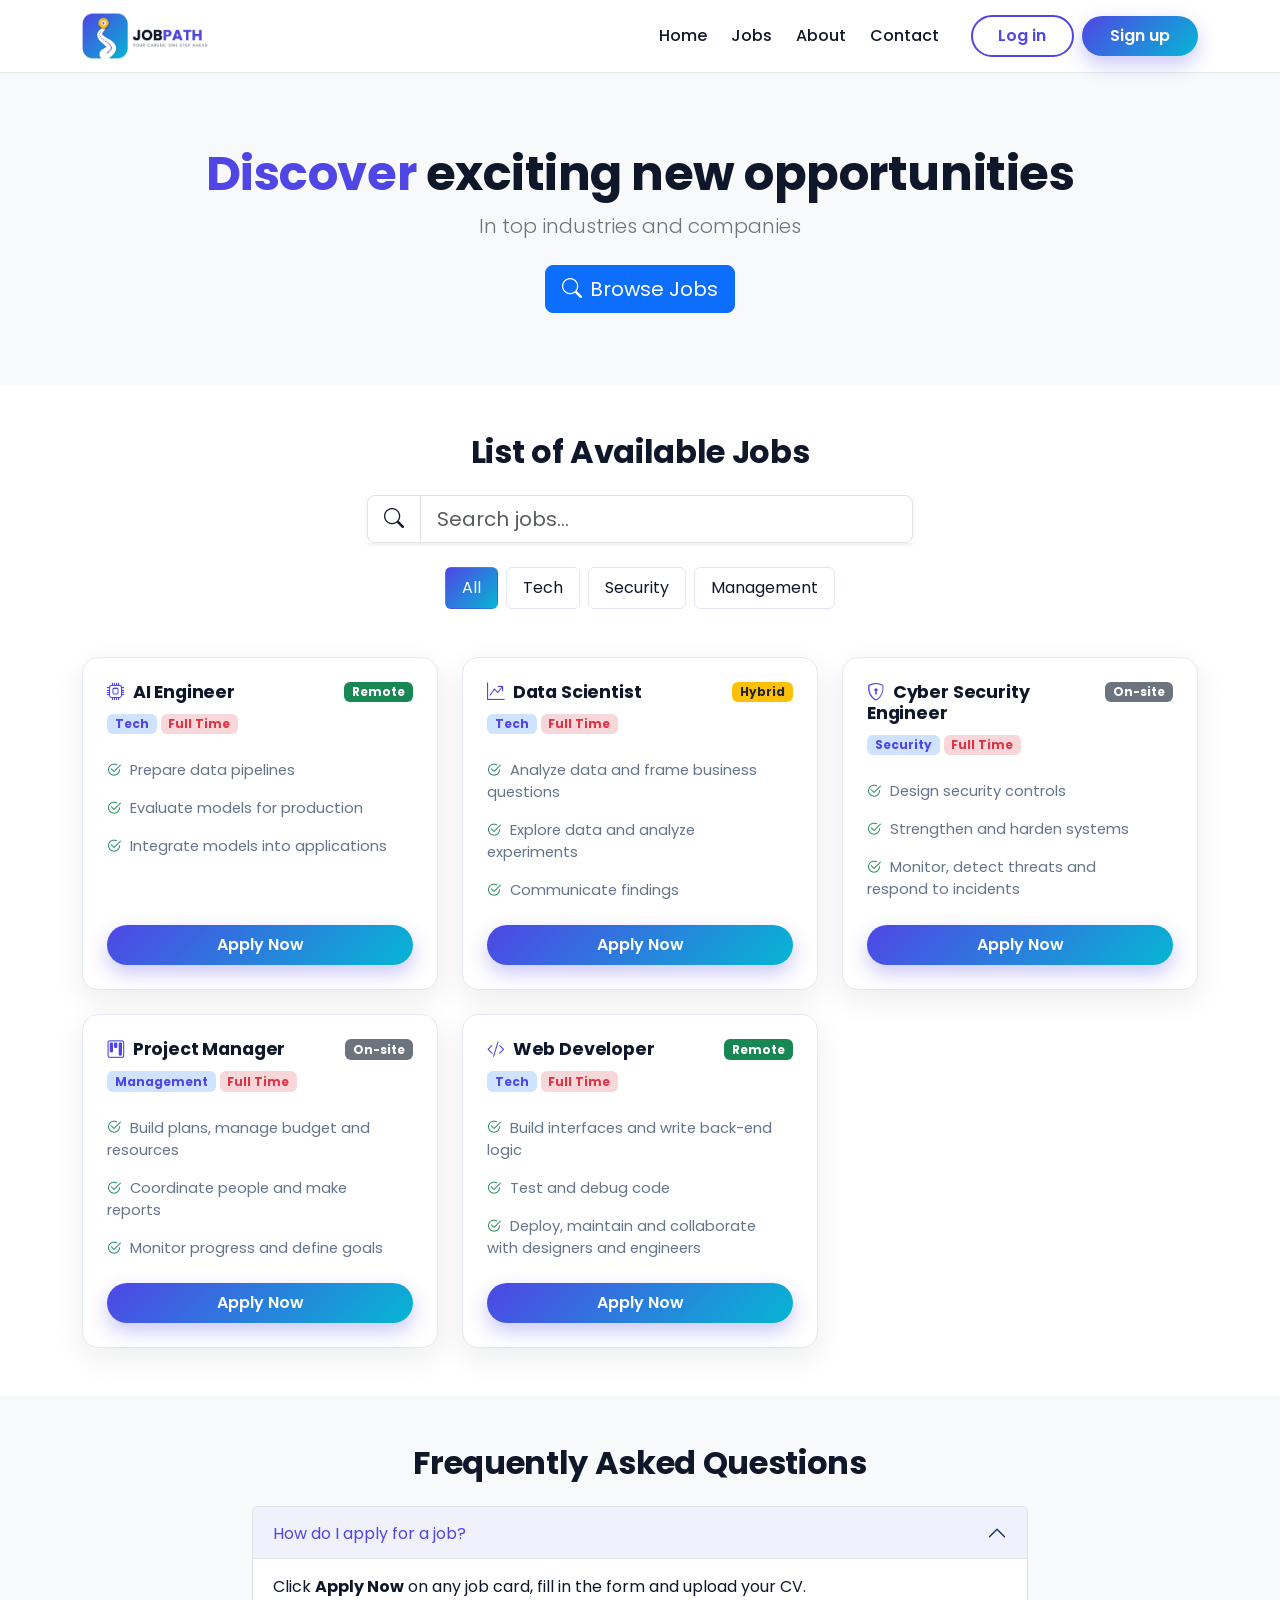
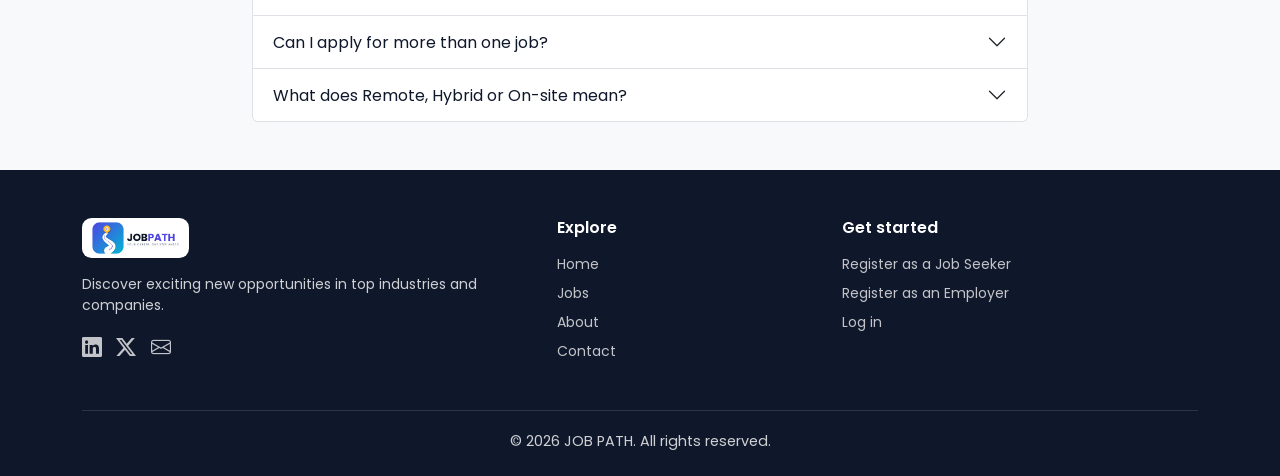
<file: jobs.html>
<!DOCTYPE html>
<html lang="en">
<head>
  <meta charset="UTF-8">
  <meta name="viewport" content="width=device-width, initial-scale=1">
  <title>Latest Jobs and Openings</title>

  <!-- Bootstrap CSS -->
  <link href="https://cdn.jsdelivr.net/npm/bootstrap@5.3.3/dist/css/bootstrap.min.css" rel="stylesheet">
  <!-- Bootstrap Icons -->
  <link href="https://cdn.jsdelivr.net/npm/bootstrap-icons@1.11.3/font/bootstrap-icons.min.css" rel="stylesheet">
  <link href="https://fonts.googleapis.com/css2?family=Poppins:wght@400;500;600;700;800&display=swap" rel="stylesheet">
<link rel="stylesheet" href="assets/css/style.css">
<link rel="stylesheet" href="assets/css/uiverse.css">
</head>
<body>

  <!-- ===========Header========== -->
   <div id="site-header"></div>

 
  

  <!-- ================= HERO ================= -->
  <header id="top" class="bg-light text-center py-5">
    <div class="container py-4">
      <h1 class="display-5 fw-bold">
        <span class="text-primary">Discover</span> exciting new opportunities
      </h1>
      <p class="lead text-secondary mx-auto" style="max-width: 600px;">
        In top industries and companies
      </p>
      <a href="#jobs" class="btn btn-primary btn-lg mt-2">
        <i class="bi bi-search me-2"></i>Browse Jobs
      </a>
    </div>
  </header>

  <!-- ================= JOBS ================= -->
  <section id="jobs" class="container py-5">
    <h2 class="fw-bold text-center mb-4">List of Available Jobs</h2>

    <!-- Search bar -->
    <div class="row justify-content-center mb-4">
      <div class="col-md-6">
        <div class="input-group input-group-lg shadow-sm">
          <span class="input-group-text bg-white"><i class="bi bi-search"></i></span>
          <input type="text" id="searchInput" class="form-control" placeholder="Search jobs...">
        </div>
      </div>
    </div>

    <!-- Category pills -->
    <ul class="nav nav-pills justify-content-center gap-2 mb-5" id="filterPills">
      <li class="nav-item"><button class="nav-link active" data-filter="all">All</button></li>
      <li class="nav-item"><button class="nav-link" data-filter="tech">Tech</button></li>
      <li class="nav-item"><button class="nav-link" data-filter="security">Security</button></li>
      <li class="nav-item"><button class="nav-link" data-filter="management">Management</button></li>
    </ul>

    <!-- Job cards -->
    <div class="row g-4" id="jobGrid">

      <!-- AI Engineer -->
      <div class="col-lg-4 col-md-6 job-item" data-category="tech">
        <div class="uv-card job-card d-flex flex-column">
          <div class="flex-grow-1">
            <div class="d-flex justify-content-between align-items-start mb-2">
              <h5 class="card-title fw-bold mb-0">
                <i class="bi bi-cpu text-primary me-2"></i>AI Engineer
              </h5>
              <span class="badge bg-success" data-bs-toggle="tooltip" title="Work from anywhere">Remote</span>
            </div>
            <div class="mb-3">
              <span class="badge bg-primary-subtle text-primary">Tech</span>
              <span class="badge bg-danger-subtle text-danger">Full Time</span>
            </div>
            <ul class="list-group list-group-flush">
              <li class="list-group-item"><i class="bi bi-check2-circle text-success me-2"></i>Prepare data pipelines</li>
              <li class="list-group-item"><i class="bi bi-check2-circle text-success me-2"></i>Evaluate models for production</li>
              <li class="list-group-item"><i class="bi bi-check2-circle text-success me-2"></i>Integrate models into applications</li>
            </ul>
          </div>
          <div class="mt-3">
            <button class="uv-btn uv-btn-block" data-bs-toggle="modal" data-bs-target="#applyModal" data-job="AI Engineer">
              Apply Now
            </button>
          </div>
        </div>
      </div>

      <!-- Data Scientist -->
      <div class="col-lg-4 col-md-6 job-item" data-category="tech">
        <div class="uv-card job-card d-flex flex-column">
        <div class="flex-grow-1">
            <div class="d-flex justify-content-between align-items-start mb-2">
              <h5 class="card-title fw-bold mb-0">
                <i class="bi bi-graph-up-arrow text-primary me-2"></i>Data Scientist
              </h5>
              <span class="badge bg-warning text-dark" data-bs-toggle="tooltip" title="Part remote, part on-site">Hybrid</span>
            </div>
            <div class="mb-3">
              <span class="badge bg-primary-subtle text-primary">Tech</span>
              <span class="badge bg-danger-subtle text-danger">Full Time</span>
            </div>
            <ul class="list-group list-group-flush">
              <li class="list-group-item"><i class="bi bi-check2-circle text-success me-2"></i>Analyze data and frame business questions</li>
              <li class="list-group-item"><i class="bi bi-check2-circle text-success me-2"></i>Explore data and analyze experiments</li>
              <li class="list-group-item"><i class="bi bi-check2-circle text-success me-2"></i>Communicate findings</li>
            </ul>
          </div>
          <div class="mt-3">
            <button class="uv-btn uv-btn-block" data-bs-toggle="modal" data-bs-target="#applyModal" data-job="Data Scientist">
              Apply Now
            </button>
          </div>
        </div>
      </div>

      <!-- Cyber Security Engineer -->
      <div class="col-lg-4 col-md-6 job-item" data-category="security">
        <div class="uv-card job-card d-flex flex-column">
          <div class="flex-grow-1">
            <div class="d-flex justify-content-between align-items-start mb-2">
              <h5 class="card-title fw-bold mb-0">
                <i class="bi bi-shield-lock text-primary me-2"></i>Cyber Security Engineer
              </h5>
              <span class="badge bg-secondary" data-bs-toggle="tooltip" title="Office based">On-site</span>
            </div>
            <div class="mb-3">
              <span class="badge bg-primary-subtle text-primary">Security</span>
              <span class="badge bg-danger-subtle text-danger">Full Time</span>
            </div>
            <ul class="list-group list-group-flush">
              <li class="list-group-item"><i class="bi bi-check2-circle text-success me-2"></i>Design security controls</li>
              <li class="list-group-item"><i class="bi bi-check2-circle text-success me-2"></i>Strengthen and harden systems</li>
              <li class="list-group-item"><i class="bi bi-check2-circle text-success me-2"></i>Monitor, detect threats and respond to incidents</li>
            </ul>
          </div>
          <div class="mt-3">
            <button class="uv-btn uv-btn-block" data-bs-toggle="modal" data-bs-target="#applyModal" data-job="Cyber Security Engineer">
              Apply Now
            </button>
          </div>
        </div>
      </div>

      <!-- Project Manager -->
      <div class="col-lg-4 col-md-6 job-item" data-category="management">
        <div class="uv-card job-card d-flex flex-column">
          <div class="flex-grow-1">
            <div class="d-flex justify-content-between align-items-start mb-2">
              <h5 class="card-title fw-bold mb-0">
                <i class="bi bi-kanban text-primary me-2"></i>Project Manager
              </h5>
              <span class="badge bg-secondary" data-bs-toggle="tooltip" title="Office based">On-site</span>
            </div>
            <div class="mb-3">
              <span class="badge bg-primary-subtle text-primary">Management</span>
              <span class="badge bg-danger-subtle text-danger">Full Time</span>
            </div>
            <ul class="list-group list-group-flush">
              <li class="list-group-item"><i class="bi bi-check2-circle text-success me-2"></i>Build plans, manage budget and resources</li>
              <li class="list-group-item"><i class="bi bi-check2-circle text-success me-2"></i>Coordinate people and make reports</li>
              <li class="list-group-item"><i class="bi bi-check2-circle text-success me-2"></i>Monitor progress and define goals</li>
            </ul>
          </div>
          <div class="mt-3">
            <button class="uv-btn uv-btn-block" data-bs-toggle="modal" data-bs-target="#applyModal" data-job="Project Manager">
              Apply Now
            </button>
          </div>
        </div>
      </div>

      <!-- Web Developer -->
      <div class="col-lg-4 col-md-6 job-item" data-category="tech">
        <div class="uv-card job-card d-flex flex-column">
          <div class="flex-grow-1">
            <div class="d-flex justify-content-between align-items-start mb-2">
              <h5 class="card-title fw-bold mb-0">
                <i class="bi bi-code-slash text-primary me-2"></i>Web Developer
              </h5>
              <span class="badge bg-success" data-bs-toggle="tooltip" title="Work from anywhere">Remote</span>
            </div>
            <div class="mb-3">
              <span class="badge bg-primary-subtle text-primary">Tech</span>
              <span class="badge bg-danger-subtle text-danger">Full Time</span>
            </div>
            <ul class="list-group list-group-flush">
              <li class="list-group-item"><i class="bi bi-check2-circle text-success me-2"></i>Build interfaces and write back-end logic</li>
              <li class="list-group-item"><i class="bi bi-check2-circle text-success me-2"></i>Test and debug code</li>
              <li class="list-group-item"><i class="bi bi-check2-circle text-success me-2"></i>Deploy, maintain and collaborate with designers and engineers</li>
            </ul>
          </div>
          <div class="mt-3">
            <button class="uv-btn uv-btn-block" data-bs-toggle="modal" data-bs-target="#applyModal" data-job="Web Developer">
              Apply Now
            </button>
          </div>
        </div>
      </div>

    </div>

    <!-- Shown when no job matches -->
    <div id="noResults" class="alert alert-warning text-center mt-4 d-none">
      <i class="bi bi-exclamation-circle me-2"></i>No jobs match your search.
    </div>
  </section>

  <!-- ================= FAQ ACCORDION ================= -->
  <section id="faq" class="bg-light py-5">
    <div class="container" style="max-width: 800px;">
      <h2 class="fw-bold text-center mb-4">Frequently Asked Questions</h2>
      <div class="accordion" id="faqAccordion">

        <div class="accordion-item">
          <h2 class="accordion-header">
            <button class="accordion-button" type="button" data-bs-toggle="collapse" data-bs-target="#faq1">
              How do I apply for a job?
            </button>
          </h2>
          <div id="faq1" class="accordion-collapse collapse show" data-bs-parent="#faqAccordion">
            <div class="accordion-body">
              Click <strong>Apply Now</strong> on any job card, fill in the form and upload your CV.
            </div>
          </div>
        </div>

        <div class="accordion-item">
          <h2 class="accordion-header">
            <button class="accordion-button collapsed" type="button" data-bs-toggle="collapse" data-bs-target="#faq2">
              Can I apply for more than one job?
            </button>
          </h2>
          <div id="faq2" class="accordion-collapse collapse" data-bs-parent="#faqAccordion">
            <div class="accordion-body">
              Yes. You can submit a separate application for each role you are interested in.
            </div>
          </div>
        </div>

        <div class="accordion-item">
          <h2 class="accordion-header">
            <button class="accordion-button collapsed" type="button" data-bs-toggle="collapse" data-bs-target="#faq3">
              What does Remote, Hybrid or On-site mean?
            </button>
          </h2>
          <div id="faq3" class="accordion-collapse collapse" data-bs-parent="#faqAccordion">
            <div class="accordion-body">
              Remote means you work from anywhere, Hybrid is a mix of home and office, and On-site means you work from the office.
            </div>
          </div>
        </div>

      </div>
    </div>
  </section>

  <!-- ================= FOOTER ================= -->
  <div id="site-footer"></div>

  <!-- ================= APPLY MODAL ================= -->
  <div class="modal fade" id="applyModal" tabindex="-1" aria-hidden="true">
    <div class="modal-dialog modal-dialog-centered">
      <div class="modal-content">
        <form id="applyForm">
          <div class="modal-header">
            <h5 class="modal-title">Apply for <span id="modalJobTitle" class="text-primary"></span></h5>
            <button type="button" class="btn-close" data-bs-dismiss="modal"></button>
          </div>
          <div class="modal-body">
            <div class="mb-3">
              <label class="form-label">Full name</label>
              <input type="text" class="form-control" required>
            </div>
            <div class="mb-3">
              <label class="form-label">Email</label>
              <input type="email" class="form-control" required>
            </div>
            <div class="mb-3">
              <label class="form-label">Position</label>
              <select class="form-select" id="jobSelect" required>
                <option>AI Engineer</option>
                <option>Data Scientist</option>
                <option>Cyber Security Engineer</option>
                <option>Project Manager</option>
                <option>Web Developer</option>
              </select>
            </div>
            <div class="mb-3">
              <label class="form-label">Upload CV</label>
              <input type="file" class="form-control" accept=".pdf,.doc,.docx" required>
            </div>
            <div class="mb-3">
              <label class="form-label">Cover letter (optional)</label>
              <textarea class="form-control" rows="3"></textarea>
            </div>
          </div>
          <div class="modal-footer">
            <button type="button" class="btn btn-secondary" data-bs-dismiss="modal">Cancel</button>
            <button type="submit" class="btn btn-primary">Submit Application</button>
          </div>
        </form>
      </div>
    </div>
  </div>

  <!-- ================= SUCCESS TOAST ================= -->
  <div class="toast-container position-fixed bottom-0 end-0 p-3">
    <div id="successToast" class="toast text-bg-success border-0" role="alert">
      <div class="d-flex">
        <div class="toast-body">
          <i class="bi bi-check-circle me-2"></i>Application submitted successfully!
        </div>
        <button type="button" class="btn-close btn-close-white me-2 m-auto" data-bs-dismiss="toast"></button>
      </div>
    </div>
  </div>

  <!-- Bootstrap JS -->
  <script src="https://cdn.jsdelivr.net/npm/bootstrap@5.3.3/dist/js/bootstrap.bundle.min.js"></script>
    <div id="site-footer"></div>

  <script src="assets/js/layout.js"></script>
  
  <script>
    // Enable tooltips
    document.querySelectorAll('[data-bs-toggle="tooltip"]').forEach(el => new bootstrap.Tooltip(el));

    // Search + category filter
    const items = document.querySelectorAll('.job-item');
    const searchInput = document.getElementById('searchInput');
    const noResults = document.getElementById('noResults');
    let activeFilter = 'all';

    function applyFilters() {
      const query = searchInput.value.toLowerCase();
      let visible = 0;
      items.forEach(item => {
        const matchesCategory = activeFilter === 'all' || item.dataset.category === activeFilter;
        const matchesSearch = item.textContent.toLowerCase().includes(query);
        const show = matchesCategory && matchesSearch;
        item.classList.toggle('d-none', !show);
        if (show) visible++;
      });
      noResults.classList.toggle('d-none', visible > 0);
    }

    searchInput.addEventListener('input', applyFilters);

    document.querySelectorAll('#filterPills .nav-link').forEach(btn => {
      btn.addEventListener('click', () => {
        document.querySelectorAll('#filterPills .nav-link').forEach(b => b.classList.remove('active'));
        btn.classList.add('active');
        activeFilter = btn.dataset.filter;
        applyFilters();
      });
    });

    // Fill the modal with the job that was clicked
    const applyModal = document.getElementById('applyModal');
    applyModal.addEventListener('show.bs.modal', event => {
      const job = event.relatedTarget.dataset.job;
      document.getElementById('modalJobTitle').textContent = job;
      document.getElementById('jobSelect').value = job;
    });

    // Submit: close modal and show toast
    document.getElementById('applyForm').addEventListener('submit', e => {
      e.preventDefault();
      bootstrap.Modal.getInstance(applyModal).hide();
      e.target.reset();
      new bootstrap.Toast(document.getElementById('successToast')).show();
    });
  </script>
</body>
</html>
</file>
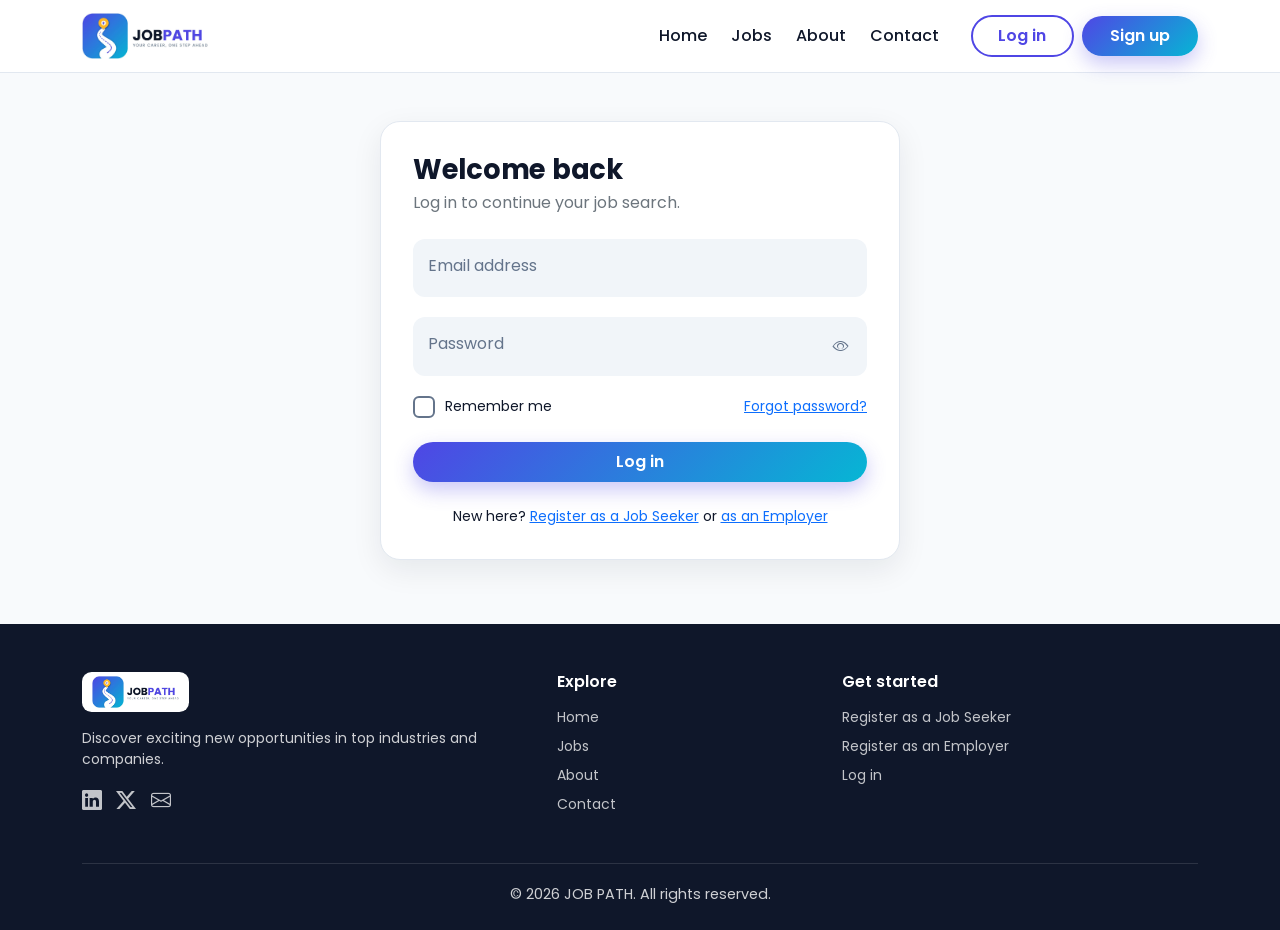
<file: login.html>
<!DOCTYPE html>
<html lang="en">
<head>
  <meta charset="UTF-8">
  <meta name="viewport" content="width=device-width, initial-scale=1">
  <meta name="description" content="Log in to your JOB PATH account.">
  <title>Log in | JOB PATH</title>
  <link rel="icon" type="image/svg+xml" href="assets/img/favicon.svg">
  <link href="https://cdn.jsdelivr.net/npm/bootstrap@5.3.3/dist/css/bootstrap.min.css" rel="stylesheet">
  <link href="https://cdn.jsdelivr.net/npm/bootstrap-icons@1.11.3/font/bootstrap-icons.min.css" rel="stylesheet">
  <link rel="preconnect" href="https://fonts.googleapis.com">
  <link rel="preconnect" href="https://fonts.gstatic.com" crossorigin>
  <link href="https://fonts.googleapis.com/css2?family=Poppins:wght@400;500;600;700;800&display=swap" rel="stylesheet">
  <link rel="stylesheet" href="assets/css/style.css">
  <link rel="stylesheet" href="assets/css/uiverse.css">
</head>
<body data-page="login">

  <div id="site-header"></div>

  <main id="main" class="auth-wrap">
    <div class="auth-card">
      <h1 class="mb-1">Welcome back</h1>
      <p class="text-secondary mb-4">Log in to continue your job search.</p>

      <form class="needs-validation" novalidate data-success="Logged in (demo – no server connected yet)." data-redirect="jobs.html">
        <div class="uv-field">
          <input type="email" id="lEmail" placeholder=" " autocomplete="email" required>
          <label for="lEmail">Email address</label>
          <span class="invalid-msg">Please enter a valid email.</span>
        </div>
        <div class="uv-field">
          <input type="password" id="lPassword" placeholder=" " autocomplete="current-password" required>
          <label for="lPassword">Password</label>
          <button type="button" class="password-toggle" data-target="#lPassword" aria-label="Show password"><i class="bi bi-eye"></i></button>
          <span class="invalid-msg">Please enter your password.</span>
        </div>
        <div class="d-flex justify-content-between align-items-center mb-4">
          <label class="uv-check small"><input type="checkbox"><span></span>Remember me</label>
          <a href="contact.html" class="small">Forgot password?</a>
        </div>
        <button type="submit" class="uv-btn uv-btn-block">Log in</button>
      </form>

      <p class="text-center small mt-4 mb-0">New here? <a href="register.html">Register as a Job Seeker</a> or <a href="register-employer.html">as an Employer</a></p>
    </div>
  </main>

  <div id="site-footer"></div>

  <script src="https://cdn.jsdelivr.net/npm/bootstrap@5.3.3/dist/js/bootstrap.bundle.min.js"></script>
  <script src="assets/js/layout.js"></script>
  <script src="assets/js/main.js"></script>
</body>
</html>
</file>
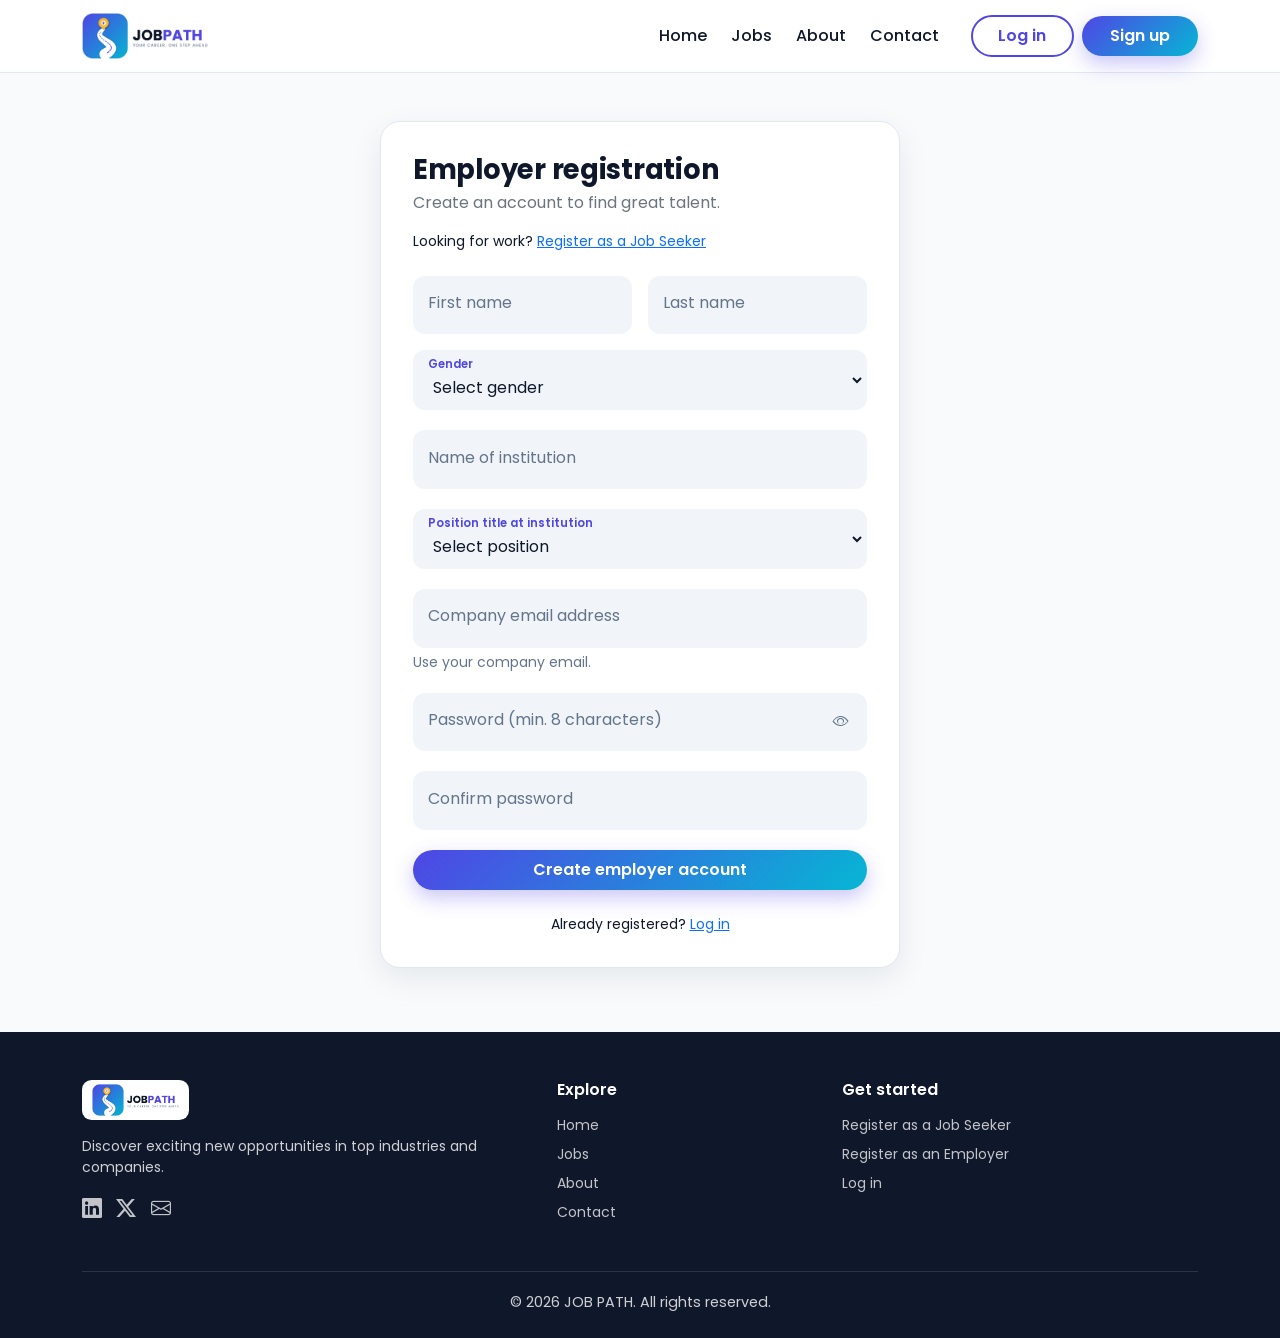
<file: register-employer.html>
<!DOCTYPE html>
<html lang="en">
<head>
  <meta charset="UTF-8">
  <meta name="viewport" content="width=device-width, initial-scale=1">
  <meta name="description" content="Register your organisation as an employer on JOB PATH.">
  <title>Employer Registration | JOB PATH</title>
  <link rel="icon" type="image/svg+xml" href="assets/img/favicon.svg">
  <link href="https://cdn.jsdelivr.net/npm/bootstrap@5.3.3/dist/css/bootstrap.min.css" rel="stylesheet">
  <link href="https://cdn.jsdelivr.net/npm/bootstrap-icons@1.11.3/font/bootstrap-icons.min.css" rel="stylesheet">
  <link rel="preconnect" href="https://fonts.googleapis.com">
  <link rel="preconnect" href="https://fonts.gstatic.com" crossorigin>
  <link href="https://fonts.googleapis.com/css2?family=Poppins:wght@400;500;600;700;800&display=swap" rel="stylesheet">
  <link rel="stylesheet" href="assets/css/style.css">
  <link rel="stylesheet" href="assets/css/uiverse.css">
</head>
<body data-page="register">

  <div id="site-header"></div>

  <main id="main" class="auth-wrap">
    <div class="auth-card">
      <h1 class="mb-1">Employer registration</h1>
      <p class="text-secondary mb-3">Create an account to find great talent.</p>
      <p class="small mb-4">Looking for work? <a href="register.html">Register as a Job Seeker</a></p>

      <form class="needs-validation" novalidate data-success="Employer account created (demo – no server connected yet)." data-redirect="index.html">
        <div class="row g-3">
          <div class="col-sm-6">
            <div class="uv-field mb-0">
              <input type="text" id="eFirst" placeholder=" " autocomplete="given-name" required>
              <label for="eFirst">First name</label>
              <span class="invalid-msg">Required.</span>
            </div>
          </div>
          <div class="col-sm-6">
            <div class="uv-field mb-0">
              <input type="text" id="eLast" placeholder=" " autocomplete="family-name" required>
              <label for="eLast">Last name</label>
              <span class="invalid-msg">Required.</span>
            </div>
          </div>
        </div>

        <div class="uv-field mt-3">
          <select id="eGender" required>
            <option value="" selected disabled>Select gender</option>
            <option value="male">Male</option>
            <option value="female">Female</option>
            <option value="other">Other / prefer not to say</option>
          </select>
          <label for="eGender">Gender</label>
          <span class="invalid-msg">Please choose an option.</span>
        </div>

        <div class="uv-field">
          <input type="text" id="eInstitution" placeholder=" " autocomplete="organization" required>
          <label for="eInstitution">Name of institution</label>
          <span class="invalid-msg">Please enter your institution.</span>
        </div>

        <div class="uv-field">
          <select id="ePosition" required>
            <option value="" selected disabled>Select position</option>
            <option value="human_resource">Human Resource Manager</option>
            <option value="project_manager">Project Manager</option>
            <option value="assistant_hr">Assistant Human Resource</option>
            <option value="assistant_manager">Assistant Manager</option>
          </select>
          <label for="ePosition">Position title at institution</label>
          <span class="invalid-msg">Please choose your position.</span>
        </div>

        <div class="uv-field">
          <input type="email" id="eEmail" placeholder=" " autocomplete="email" aria-describedby="eEmailHelp" required>
          <label for="eEmail">Company email address</label>
          <span class="invalid-msg">Please enter a valid email.</span>
          <div id="eEmailHelp" class="form-text">Use your company email.</div>
        </div>

        <div class="uv-field">
          <input type="password" id="ePassword" placeholder=" " autocomplete="new-password" minlength="8" required>
          <label for="ePassword">Password (min. 8 characters)</label>
          <button type="button" class="password-toggle" data-target="#ePassword" aria-label="Show password"><i class="bi bi-eye"></i></button>
          <span class="invalid-msg">Password must be at least 8 characters.</span>
        </div>

        <div class="uv-field">
          <input type="password" id="eConfirm" placeholder=" " autocomplete="new-password" data-match="#ePassword" required>
          <label for="eConfirm">Confirm password</label>
          <span class="invalid-msg">Passwords do not match.</span>
        </div>

        <button type="submit" class="uv-btn uv-btn-block">Create employer account</button>
      </form>

      <p class="text-center small mt-4 mb-0">Already registered? <a href="login.html">Log in</a></p>
    </div>
  </main>

  <div id="site-footer"></div>

  <script src="https://cdn.jsdelivr.net/npm/bootstrap@5.3.3/dist/js/bootstrap.bundle.min.js"></script>
  <script src="assets/js/layout.js"></script>
  <script src="assets/js/main.js"></script>
</body>
</html>
</file>
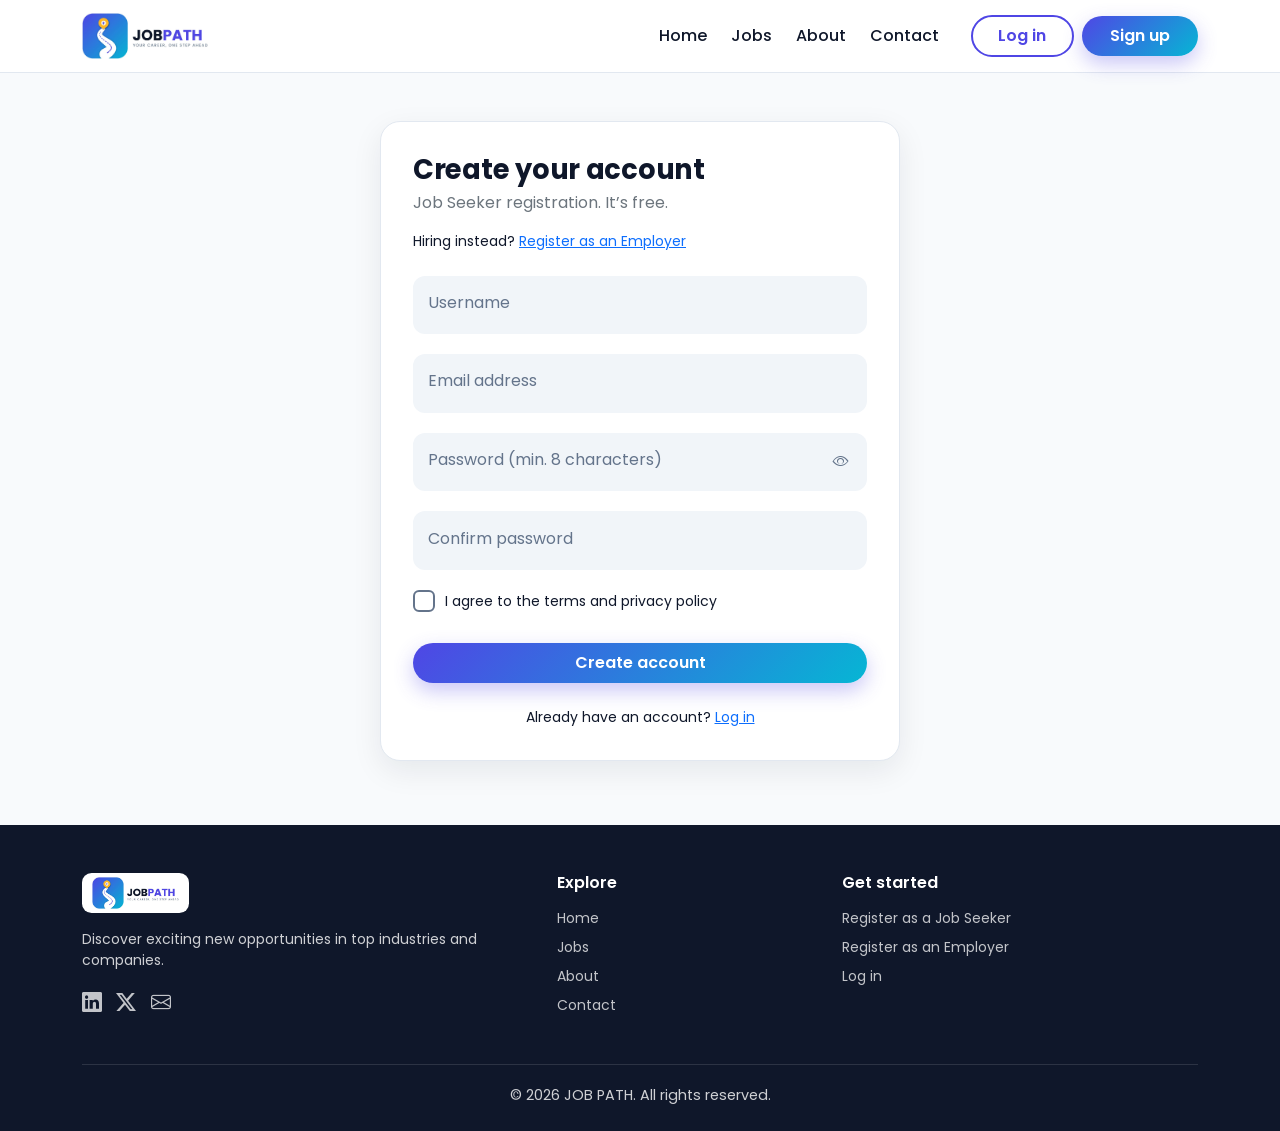
<file: register.html>
<!DOCTYPE html>
<html lang="en">
<head>
  <meta charset="UTF-8">
  <meta name="viewport" content="width=device-width, initial-scale=1">
  <meta name="description" content="Create a free JOB PATH job seeker account.">
  <title>Register | JOB PATH</title>
  <link rel="icon" type="image/svg+xml" href="assets/img/favicon.svg">
  <link href="https://cdn.jsdelivr.net/npm/bootstrap@5.3.3/dist/css/bootstrap.min.css" rel="stylesheet">
  <link href="https://cdn.jsdelivr.net/npm/bootstrap-icons@1.11.3/font/bootstrap-icons.min.css" rel="stylesheet">
  <link rel="preconnect" href="https://fonts.googleapis.com">
  <link rel="preconnect" href="https://fonts.gstatic.com" crossorigin>
  <link href="https://fonts.googleapis.com/css2?family=Poppins:wght@400;500;600;700;800&display=swap" rel="stylesheet">
  <link rel="stylesheet" href="assets/css/style.css">
  <link rel="stylesheet" href="assets/css/uiverse.css">
</head>
<body data-page="register">

  <div id="site-header"></div>

  <main id="main" class="auth-wrap">
    <div class="auth-card">
      <h1 class="mb-1">Create your account</h1>
      <p class="text-secondary mb-3">Job Seeker registration. It&rsquo;s free.</p>
      <p class="small mb-4">Hiring instead? <a href="register-employer.html">Register as an Employer</a></p>

      <form class="needs-validation" novalidate data-success="Account created (demo – no server connected yet)." data-redirect="jobs.html">
        <div class="uv-field">
          <input type="text" id="rUser" placeholder=" " autocomplete="username" minlength="3" required>
          <label for="rUser">Username</label>
          <span class="invalid-msg">Username must be at least 3 characters.</span>
        </div>
        <div class="uv-field">
          <input type="email" id="rEmail" placeholder=" " autocomplete="email" required>
          <label for="rEmail">Email address</label>
          <span class="invalid-msg">Please enter a valid email.</span>
        </div>
        <div class="uv-field">
          <input type="password" id="rPassword" placeholder=" " autocomplete="new-password" minlength="8" required>
          <label for="rPassword">Password (min. 8 characters)</label>
          <button type="button" class="password-toggle" data-target="#rPassword" aria-label="Show password"><i class="bi bi-eye"></i></button>
          <span class="invalid-msg">Password must be at least 8 characters.</span>
        </div>
        <div class="uv-field">
          <input type="password" id="rConfirm" placeholder=" " autocomplete="new-password" data-match="#rPassword" required>
          <label for="rConfirm">Confirm password</label>
          <span class="invalid-msg">Passwords do not match.</span>
        </div>
        <div class="mb-4">
          <label class="uv-check small"><input type="checkbox" required><span></span>I agree to the terms and privacy policy</label>
        </div>
        <button type="submit" class="uv-btn uv-btn-block">Create account</button>
      </form>

      <p class="text-center small mt-4 mb-0">Already have an account? <a href="login.html">Log in</a></p>
    </div>
  </main>

  <div id="site-footer"></div>

  <script src="https://cdn.jsdelivr.net/npm/bootstrap@5.3.3/dist/js/bootstrap.bundle.min.js"></script>
  <script src="assets/js/layout.js"></script>
  <script src="assets/js/main.js"></script>
</body>
</html>
</file>
<file: assets/css/style.css>
/* ---------- 1. THEME (colours + font taken from the logo) ---------- */
:root {
  --jp-indigo: #4f46e5;
  --jp-blue:   #2563eb;
  --jp-cyan:   #06b6d4;
  --jp-navy:   #0f172a;
  --jp-slate:  #64748b;
  --jp-gold:   #ffb627;
  --jp-bg:     #f8fafc;
  --jp-border: #e2e8f0;
  --jp-radius: 1rem;
  --jp-shadow: 0 10px 30px rgba(15, 23, 42, .08);

  /* Re-point Bootstrap's own variables at our palette */
  --bs-primary: var(--jp-indigo);
  --bs-primary-rgb: 79, 70, 229;
  --bs-link-color: var(--jp-indigo);
  --bs-link-hover-color: #4338ca;
  --bs-body-font-family: "Poppins", system-ui, -apple-system, "Segoe UI", Roboto, sans-serif;
  --bs-body-color: var(--jp-navy);
  --bs-body-bg: #ffffff;
}

/* ---------- 2. BASE ---------- */
html { scroll-behavior: smooth; }
body { font-family: var(--bs-body-font-family); background: #fff; }
h1, h2, h3, h4, h5 { font-weight: 700; letter-spacing: -.01em; }
.text-gradient {
  background: linear-gradient(90deg, var(--jp-indigo), var(--jp-cyan));
  -webkit-background-clip: text; background-clip: text; color: transparent;
}
.skip-link {            /* keyboard users can jump past the menu */
  position: absolute; left: -999px; top: 0; z-index: 2000;
  background: var(--jp-navy); color: #fff; padding: .5rem 1rem;
}
.skip-link:focus { left: 0; }
:focus-visible { outline: 3px solid var(--jp-cyan); outline-offset: 2px; }

/* ---------- 3. HEADER ---------- */
.jp-navbar {
  background: rgba(255, 255, 255, .92);
  backdrop-filter: blur(8px);
  border-bottom: 1px solid var(--jp-border);
}
.brand-logo { height: 46px; width: auto; }
.jp-navbar .nav-link { color: var(--jp-navy); font-weight: 500; position: relative; }
.jp-navbar .nav-link:hover { color: var(--jp-indigo); }
.jp-navbar .nav-link.active { color: var(--jp-indigo); }
.jp-navbar .nav-link.active::after {   /* little underline on current page */
  content: ""; position: absolute; left: .5rem; right: .5rem; bottom: 2px;
  height: 3px; border-radius: 3px;
  background: linear-gradient(90deg, var(--jp-indigo), var(--jp-cyan));
}

/* ---------- 4. HERO ---------- */
.hero {
  color: #fff;
  background: linear-gradient(135deg, var(--jp-navy) 0%, var(--jp-indigo) 55%, var(--jp-cyan) 100%);
  padding-bottom: 5rem;
  clip-path: polygon(0 0, 100% 0, 100% 90%, 0 100%);   /* slanted bottom edge */
}
.hero h1 { color: #fff; }
.hero-tagline { color: var(--jp-gold); font-weight: 500; }
.hero-art {                       /* decorative road + pin echoing the logo */
  max-width: 340px; width: 100%; filter: drop-shadow(0 20px 30px rgba(0,0,0,.25));
}
.page-hero {                      /* smaller hero for inner pages */
  color: #fff; text-align: center; padding: 4rem 0 5rem;
  background: linear-gradient(135deg, var(--jp-navy) 0%, var(--jp-indigo) 60%, var(--jp-cyan) 100%);
  clip-path: polygon(0 0, 100% 0, 100% 92%, 0 100%);
}
.page-hero h1 { color: #fff; }
.page-hero p  { color: rgba(255,255,255,.85); max-width: 40rem; margin-inline: auto; }

/* ---------- 5. SECTIONS ---------- */
.section { padding: 4.5rem 0; }
.section-alt { background: var(--jp-bg); }
.section-title { text-align: center; margin-bottom: .5rem; }
.section-intro { text-align: center; color: var(--jp-slate); max-width: 36rem; margin: 0 auto 2.5rem; }

.cta-band {
  background: linear-gradient(135deg, var(--jp-indigo), var(--jp-cyan));
  color: #fff; border-radius: 1.5rem; padding: 3rem 1.5rem; text-align: center;
}
.cta-band h2 { color: #fff; }

/* ---------- 6. CARDS / ICONS / STEPS ---------- */
.icon-wrap {
  width: 64px; height: 64px; border-radius: 1.1rem; display: grid; place-items: center;
  font-size: 1.8rem; color: #fff;
  background: linear-gradient(135deg, var(--jp-indigo), var(--jp-cyan));
}
.step-badge {
  position: absolute; top: -18px; left: 50%; transform: translateX(-50%);
  width: 40px; height: 40px; display: grid; place-items: center; font-weight: 700;
  background: var(--jp-gold); color: var(--jp-navy); border: 4px solid #fff; border-radius: 50%;
}
.path-row { position: relative; }
@media (min-width: 768px) {       /* dashed "road" linking the steps */
  .path-row::before {
    content: ""; position: absolute; top: 0; left: 16%; right: 16%;
    border-top: 4px dashed var(--jp-indigo); opacity: .3;
  }
}
.about-list li { margin-bottom: .6rem; }

/* Team member photos: round, cropped to fit, with an indigo ring */
.team-photo {
  width: 140px;
  height: 140px;
  object-fit: cover;          /* crops instead of stretching */
  border-radius: 50%;         /* makes it a circle */
  border: 4px solid #fff;
  box-shadow: 0 0 0 4px var(--jp-indigo);
}

/* ---------- 7. JOBS PAGE ---------- */
.job-card .card-title { font-size: 1.1rem; }
.job-card .list-group-item { border: 0; padding-left: 0; font-size: .92rem; color: var(--jp-slate); }
.save-btn {
  border: 0; background: transparent; color: var(--jp-slate); font-size: 1.2rem; line-height: 1;
}
.save-btn:hover { color: var(--jp-indigo); }
.save-btn.saved { color: var(--jp-gold); }
#filterPills .nav-link { color: var(--jp-navy); border: 1px solid var(--jp-border); background: #fff; }
#filterPills .nav-link.active {
  color: #fff; border-color: transparent;
  background: linear-gradient(135deg, var(--jp-indigo), var(--jp-cyan));
}
.accordion-button:not(.collapsed) { color: var(--jp-indigo); background: rgba(79,70,229,.08); }

/* ---------- 8. FORMS ---------- */
.auth-wrap { min-height: 60vh; display: grid; place-items: center; padding: 3rem 1rem 4rem; background: var(--jp-bg); }
.auth-card {
  width: 100%; max-width: 520px; background: #fff; border-radius: 1.25rem;
  padding: 2rem; box-shadow: var(--jp-shadow); border: 1px solid var(--jp-border);
}
.auth-card h1 { font-size: 1.7rem; }
.password-toggle {
  position: absolute; right: .6rem; top: 50%; transform: translateY(-50%);
  border: 0; background: transparent; color: var(--jp-slate); padding: .25rem .5rem;
}
.form-text { color: var(--jp-slate); }

/* ---------- 9. FOOTER ---------- */
.jp-footer { background: var(--jp-navy); color: rgba(255,255,255,.8); padding: 3rem 0 1.5rem; }
.jp-footer h6 { color: #fff; font-weight: 600; margin-bottom: 1rem; }
.jp-footer a { color: rgba(255,255,255,.75); text-decoration: none; }
.jp-footer a:hover { color: var(--jp-gold); }
.footer-logo { height: 40px; width: auto; background: #fff; border-radius: .6rem; padding: .25rem .6rem; }
.footer-social a { font-size: 1.25rem; margin-right: .9rem; }
.footer-bottom { border-top: 1px solid rgba(255,255,255,.12); margin-top: 2rem; padding-top: 1.25rem; font-size: .9rem; }

.back-to-top {
  position: fixed; right: 1.25rem; bottom: 1.25rem; z-index: 1030;
  width: 44px; height: 44px; border-radius: 50%; border: 0; color: #fff;
  background: linear-gradient(135deg, var(--jp-indigo), var(--jp-cyan));
  box-shadow: var(--jp-shadow); opacity: 0; pointer-events: none; transition: opacity .25s;
}
.back-to-top.show { opacity: 1; pointer-events: auto; }

/* ---------- 10. UTILITIES ---------- */
.js .reveal { opacity: 0; transform: translateY(18px); transition: opacity .6s ease, transform .6s ease; }
.js .reveal.in-view { opacity: 1; transform: none; }

/* ---------- 11. RESPONSIVE + ACCESSIBILITY ---------- */
@media (max-width: 575.98px) {
  .section { padding: 3rem 0; }
  .brand-logo { height: 38px; }
  .auth-card { padding: 1.5rem 1.1rem; }
}
@media (prefers-reduced-motion: reduce) {
  html { scroll-behavior: auto; }
  .js .reveal { opacity: 1; transform: none; transition: none; }
}
</file>
<file: assets/css/uiverse.css>
/* =====================================================================
   UIVERSE-STYLE COMPONENTS  (https://uiverse.io)
   Uiverse is a community gallery of copy-and-paste HTML/CSS elements –
   it is NOT an installable library. You browse the site, click an
   element, copy its HTML + CSS and paste it into your project.
   The components below follow that same pattern (pure CSS, no JS) and
   are namespaced with "uv-" so they never clash with Bootstrap.
   To add another one from uiverse.io: paste its CSS at the bottom of
   this file and its HTML where you want it. Rename its classes with
   the "uv-" prefix to keep things tidy.
   ===================================================================== */

/* ---------- Button: gradient with a shine sweep ---------- */
.uv-btn {
  position: relative; overflow: hidden; display: inline-flex; align-items: center; justify-content: center; gap: .5rem;
  padding: .75rem 1.75rem; border: 0; border-radius: 999px; cursor: pointer;
  font: 600 1rem/1 "Poppins", sans-serif; color: #fff; text-decoration: none;
  background: linear-gradient(135deg, var(--jp-indigo), var(--jp-cyan));
  box-shadow: 0 8px 20px rgba(79, 70, 229, .3);
  transition: transform .2s, box-shadow .2s;
}
.uv-btn::before {                        /* the shiny strip */
  content: ""; position: absolute; top: 0; left: -100%; width: 60%; height: 100%;
  background: linear-gradient(120deg, transparent, rgba(255,255,255,.45), transparent);
  transition: left .6s;
}
.uv-btn:hover { transform: translateY(-2px); box-shadow: 0 12px 26px rgba(79, 70, 229, .4); color: #fff; }
.uv-btn:hover::before { left: 140%; }
.uv-btn:active { transform: translateY(0) scale(.98); }
.uv-btn-gold { background: var(--jp-gold); color: var(--jp-navy); box-shadow: 0 8px 20px rgba(255,182,39,.35); }
.uv-btn-gold:hover { color: var(--jp-navy); box-shadow: 0 12px 26px rgba(255,182,39,.5); }
.uv-btn-block { width: 100%; }

/* ---------- Button: outline that fills on hover ---------- */
.uv-btn-outline {
  position: relative; z-index: 0; overflow: hidden; display: inline-flex; align-items: center; justify-content: center; gap: .5rem;
  padding: .7rem 1.6rem; border-radius: 999px; cursor: pointer; text-decoration: none;
  font: 600 1rem/1 "Poppins", sans-serif; color: var(--jp-indigo);
  background: transparent; border: 2px solid var(--jp-indigo); transition: color .3s;
}
.uv-btn-outline::before {
  content: ""; position: absolute; inset: 0; z-index: -1; background: var(--jp-indigo);
  transform: scaleX(0); transform-origin: left; transition: transform .3s;
}
.uv-btn-outline:hover { color: #fff; }
.uv-btn-outline:hover::before { transform: scaleX(1); }
.uv-btn-outline.light { color: #fff; border-color: #fff; }
.uv-btn-outline.light::before { background: #fff; }
.uv-btn-outline.light:hover { color: var(--jp-navy); }

/* ---------- Input: floating label with animated underline ----------
   HTML:  <div class="uv-field"><input id="x" placeholder=" " required>
          <label for="x">Label</label></div>                            */
.uv-field { position: relative; margin-bottom: 1.25rem; }
.uv-field input, .uv-field select, .uv-field textarea {
  width: 100%; padding: 1.35rem .9rem .5rem; font: 400 1rem "Poppins", sans-serif; color: var(--jp-navy);
  background: #f1f5f9; border: 2px solid transparent; border-radius: .75rem; outline: none;
  transition: border-color .25s, background .25s, box-shadow .25s;
}
.uv-field textarea { resize: vertical; min-height: 130px; }
.uv-field label {
  position: absolute; left: .95rem; top: .95rem; color: var(--jp-slate); pointer-events: none;
  transition: all .2s ease; transform-origin: left top;
}
.uv-field input:focus, .uv-field select:focus, .uv-field textarea:focus {
  background: #fff; border-color: var(--jp-indigo); box-shadow: 0 0 0 4px rgba(79,70,229,.12);
}
/* label floats up when focused OR when the field has content */
.uv-field input:focus + label,
.uv-field input:not(:placeholder-shown) + label,
.uv-field textarea:focus + label,
.uv-field textarea:not(:placeholder-shown) + label,
.uv-field select + label {
  top: .35rem; font-size: .72rem; color: var(--jp-indigo); font-weight: 600;
}
.uv-field select { padding-top: 1.45rem; }
.uv-field input:focus + label,
.uv-field textarea:focus + label {
  color: var(--jp-indigo);
}
/* validation colours (Bootstrap adds .was-validated to the form) */
.was-validated .uv-field input:invalid,
.was-validated .uv-field select:invalid,
.was-validated .uv-field textarea:invalid { border-color: #dc3545; background: #fff5f5; }
.was-validated .uv-field input:valid,
.was-validated .uv-field textarea:valid { border-color: #22c55e; }
.uv-field .invalid-msg { display: none; color: #dc3545; font-size: .8rem; margin-top: .25rem; }
.was-validated .uv-field input:invalid ~ .invalid-msg,
.was-validated .uv-field select:invalid ~ .invalid-msg,
.was-validated .uv-field textarea:invalid ~ .invalid-msg { display: block; }

/* ---------- Card: lift + gradient glow border on hover ---------- */
.uv-card {
  position: relative; height: 100%; background: #fff; border-radius: var(--jp-radius); padding: 1.5rem;
  border: 1px solid var(--jp-border); box-shadow: var(--jp-shadow);
  transition: transform .25s, box-shadow .25s;
}
.uv-card::after {                         /* glowing border, hidden until hover */
  content: ""; position: absolute; inset: -2px; z-index: -1; border-radius: calc(var(--jp-radius) + 2px);
  background: linear-gradient(135deg, var(--jp-indigo), var(--jp-cyan), var(--jp-gold));
  opacity: 0; transition: opacity .25s;
}
.uv-card:hover { transform: translateY(-6px); box-shadow: 0 18px 36px rgba(15,23,42,.14); }
.uv-card:hover::after { opacity: 1; }

/* ---------- Checkbox: animated tick ----------
   HTML: <label class="uv-check"><input type="checkbox"><span></span> Text</label> */
.uv-check { display: inline-flex; align-items: center; gap: .6rem; cursor: pointer; user-select: none; }
.uv-check input { position: absolute; opacity: 0; }
.uv-check span {
  position: relative; width: 22px; height: 22px; border-radius: 6px; border: 2px solid var(--jp-slate);
  transition: background .2s, border-color .2s; flex: none;
}
.uv-check span::after {
  content: ""; position: absolute; left: 6px; top: 1px; width: 6px; height: 12px;
  border: solid #fff; border-width: 0 3px 3px 0; transform: rotate(45deg) scale(0); transition: transform .2s;
}
.uv-check input:checked + span { background: var(--jp-indigo); border-color: var(--jp-indigo); }
.uv-check input:checked + span::after { transform: rotate(45deg) scale(1); }
.uv-check input:focus-visible + span { outline: 3px solid var(--jp-cyan); outline-offset: 2px; }

/* ---------- Loader: three bouncing dots ----------
   HTML: <div class="uv-loader"><i></i><i></i><i></i></div> */
.uv-loader { display: inline-flex; gap: .4rem; }
.uv-loader i { width: 12px; height: 12px; border-radius: 50%; background: var(--jp-indigo); animation: uv-bounce 1s infinite ease-in-out; }
.uv-loader i:nth-child(2) { background: var(--jp-cyan); animation-delay: .15s; }
.uv-loader i:nth-child(3) { background: var(--jp-gold); animation-delay: .3s; }
@keyframes uv-bounce { 0%, 80%, 100% { transform: translateY(0); } 40% { transform: translateY(-14px); } }

@media (prefers-reduced-motion: reduce) {
  .uv-btn, .uv-btn::before, .uv-card, .uv-loader i { transition: none; animation: none; }
}
</file>
